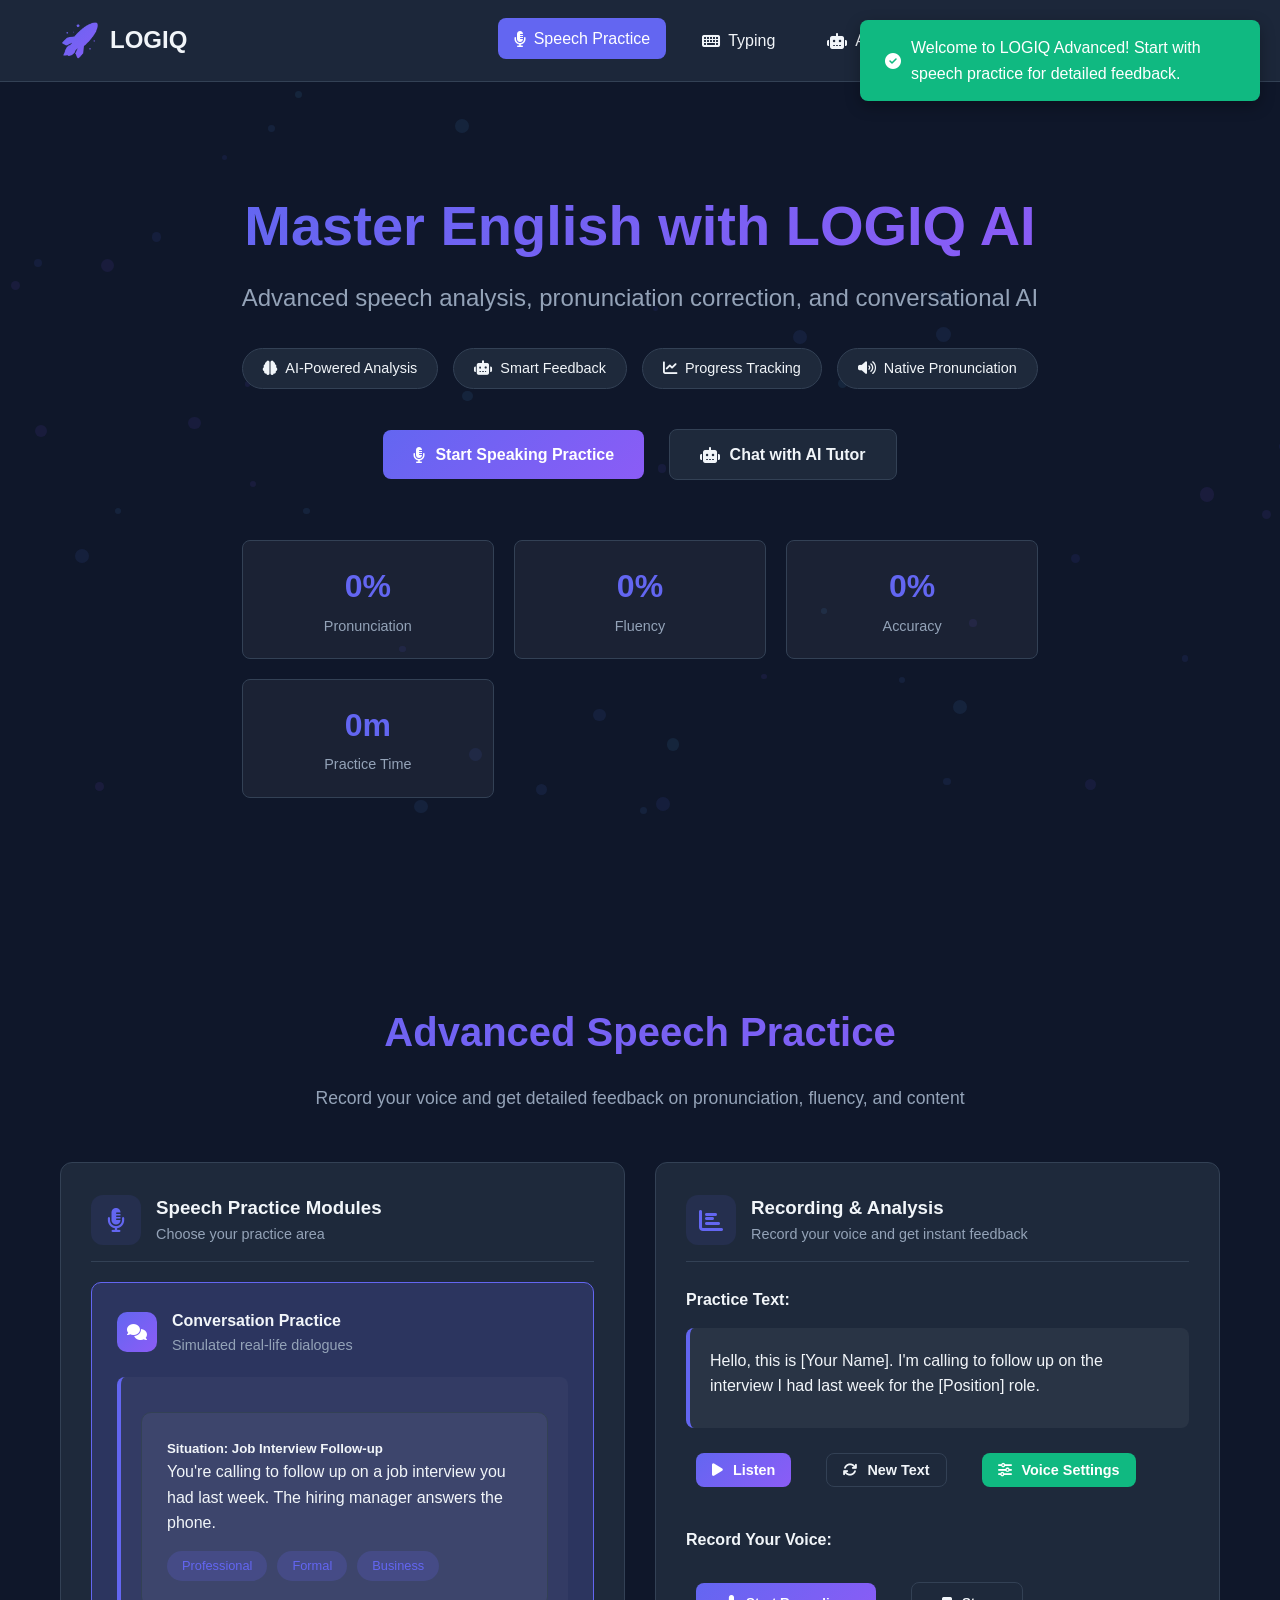
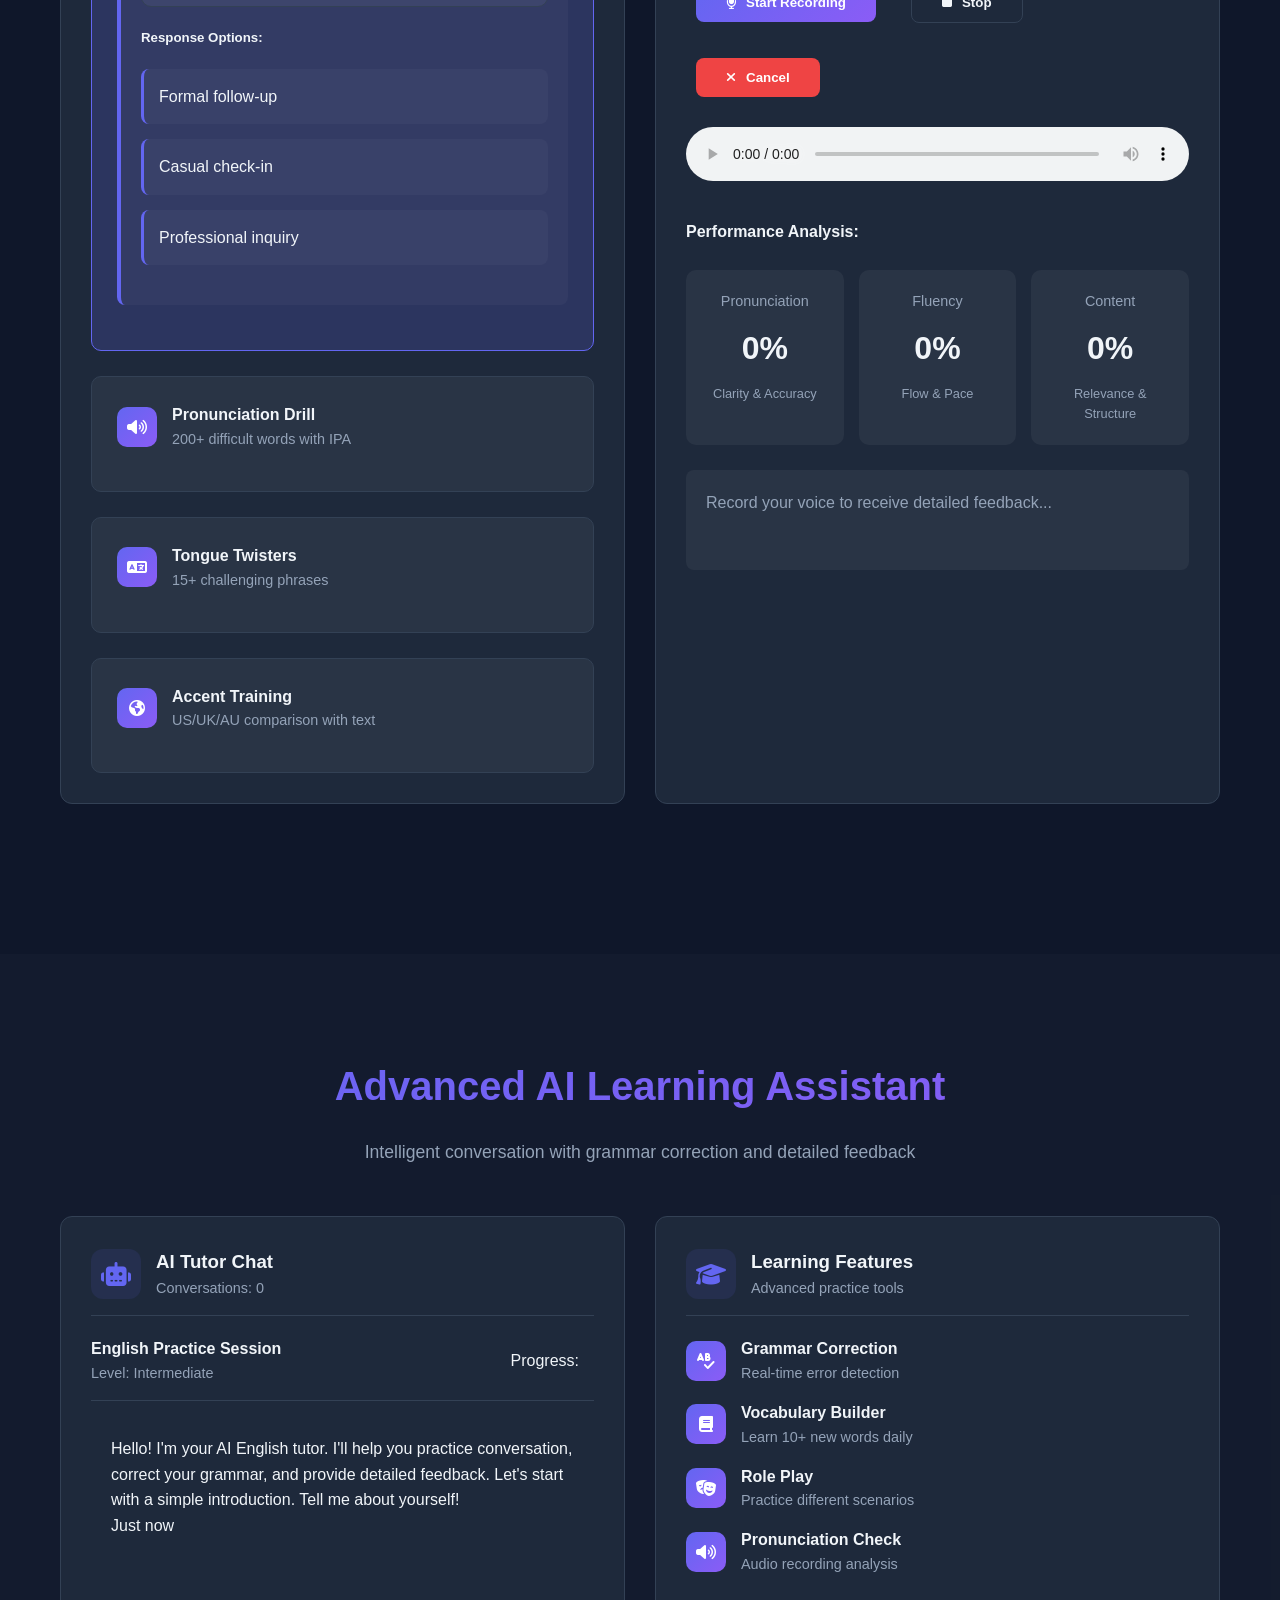
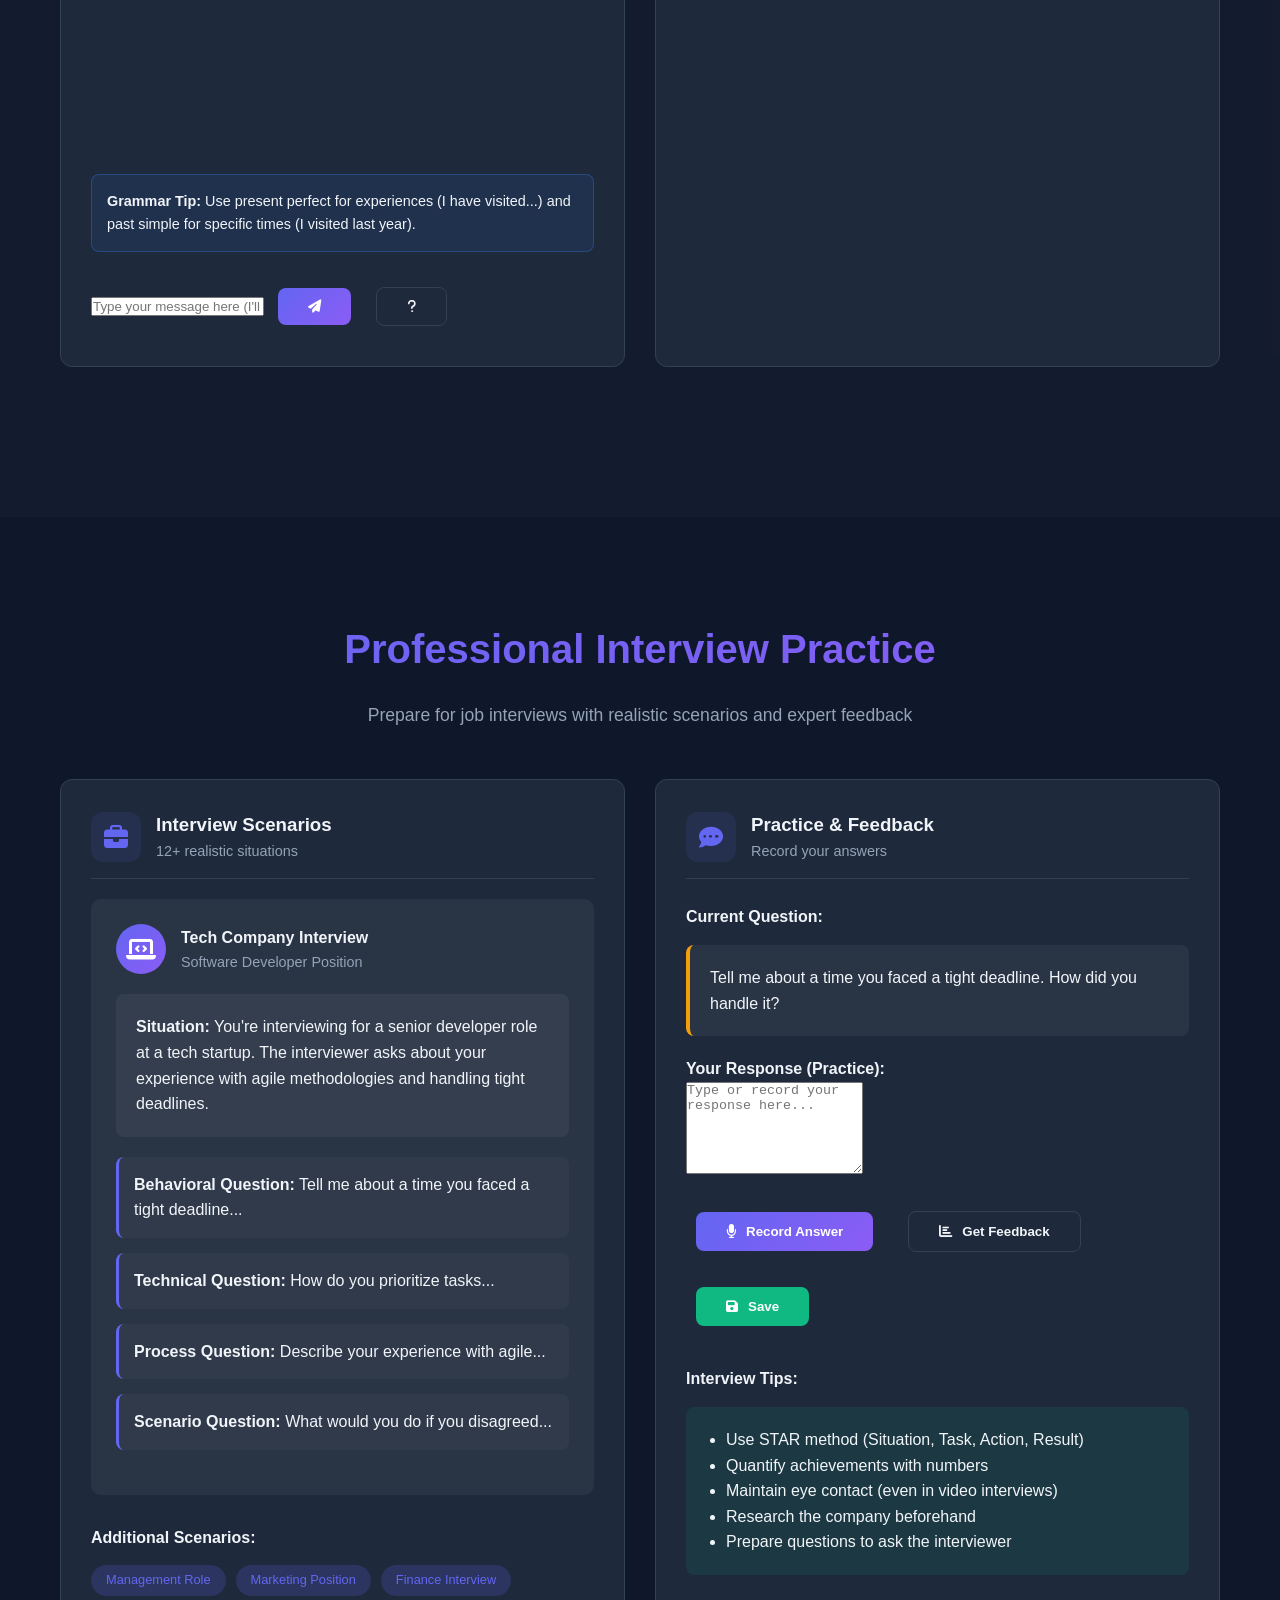
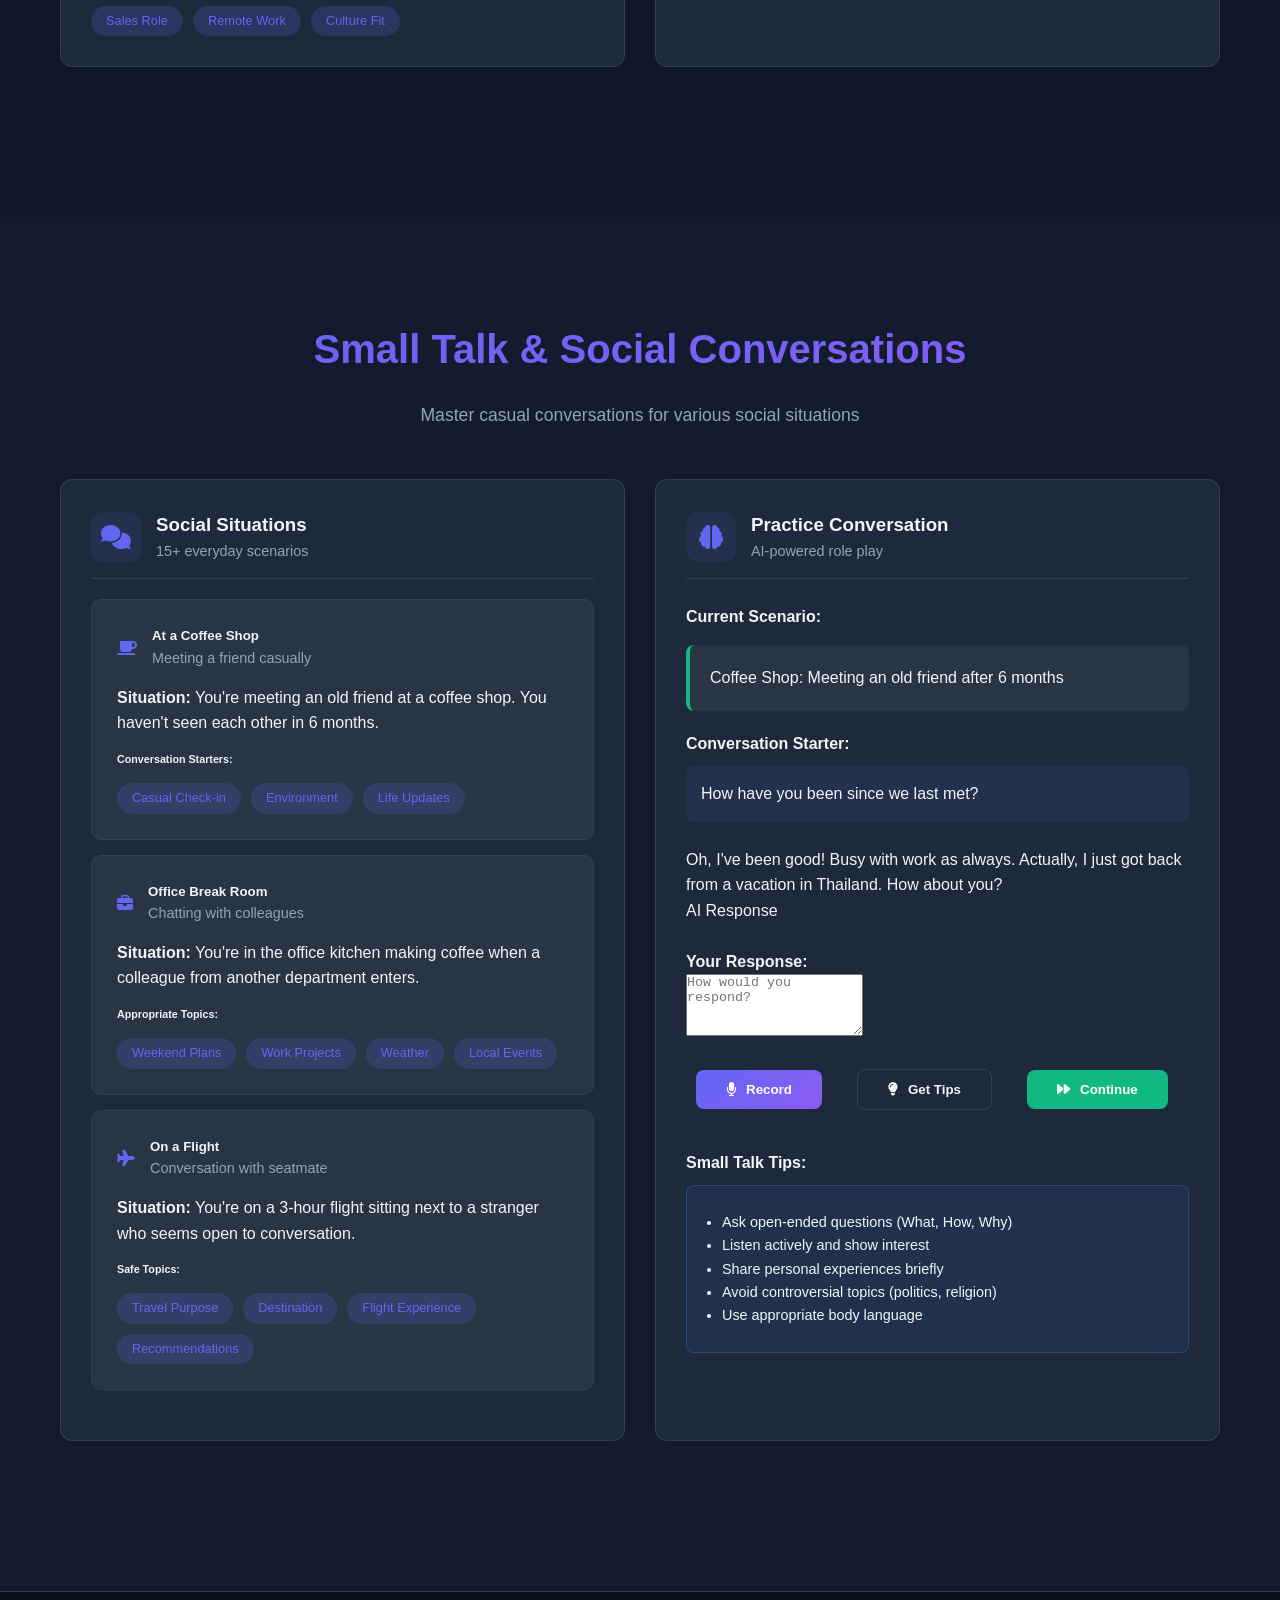
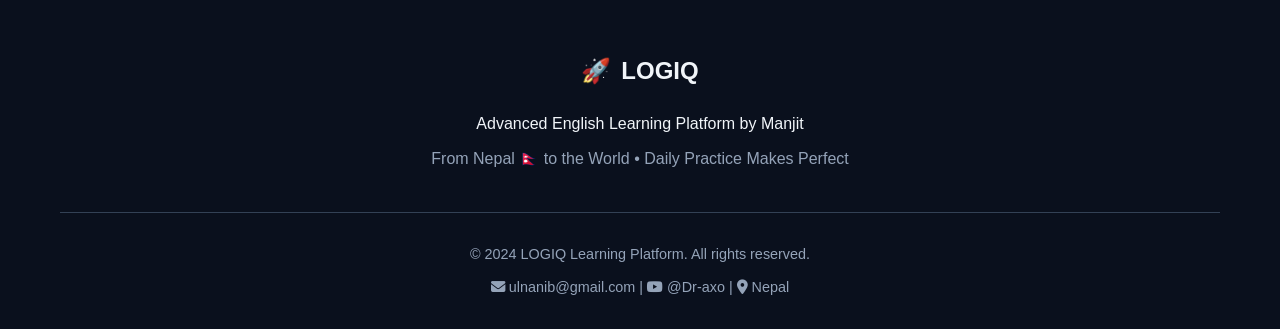
<file: about.html>
<!DOCTYPE html>
<html lang="en">
<head>
    <meta charset="UTF-8">
    <meta name="viewport" content="width=device-width, initial-scale=1.0">
    <title>LOGIQ - Advanced English Learning Platform</title>
    <style>
        /* ===== CSS RESET & VARIABLES ===== */
        :root {
            --primary: #6366f1;
            --primary-dark: #4f46e5;
            --secondary: #10b981;
            --accent: #8b5cf6;
            --danger: #ef4444;
            --warning: #f59e0b;
            --info: #3b82f6;
            
            --bg-dark: #0f172a;
            --bg-card: #1e293b;
            --bg-light: #f8fafc;
            
            --text-dark: #0f172a;
            --text-light: #f1f5f9;
            --text-muted: #94a3b8;
            
            --border: #334155;
            --shadow: 0 10px 15px -3px rgba(0, 0, 0, 0.3);
            
            --gradient: linear-gradient(135deg, #6366f1, #8b5cf6);
            --gradient-secondary: linear-gradient(135deg, #10b981, #3b82f6);
        }
        
        * {
            margin: 0;
            padding: 0;
            box-sizing: border-box;
        }
        
        html {
            scroll-behavior: smooth;
        }
        
        body {
            font-family: -apple-system, BlinkMacSystemFont, 'Segoe UI', Roboto, Oxygen, Ubuntu, sans-serif;
            background: var(--bg-dark);
            color: var(--text-light);
            line-height: 1.6;
            overflow-x: hidden;
            transition: all 0.3s ease;
        }
        
        .container {
            max-width: 1200px;
            margin: 0 auto;
            padding: 0 20px;
        }
        
        /* ===== ANIMATED BACKGROUND ===== */
        .bg-animation {
            position: fixed;
            top: 0;
            left: 0;
            width: 100%;
            height: 100%;
            z-index: -1;
            overflow: hidden;
        }
        
        .particle {
            position: absolute;
            background: var(--primary);
            border-radius: 50%;
            opacity: 0.1;
            animation: float 20s infinite linear;
        }
        
        @keyframes float {
            0% { transform: translateY(0) translateX(0) rotate(0deg); }
            25% { transform: translateY(-100px) translateX(100px) rotate(90deg); }
            50% { transform: translateY(-200px) translateX(0) rotate(180deg); }
            75% { transform: translateY(-100px) translateX(-100px) rotate(270deg); }
            100% { transform: translateY(0) translateX(0) rotate(360deg); }
        }
        
        /* ===== NAVIGATION ===== */
        .navbar {
            position: fixed;
            top: 0;
            left: 0;
            width: 100%;
            background: rgba(30, 41, 59, 0.95);
            backdrop-filter: blur(10px);
            z-index: 1000;
            padding: 15px 0;
            border-bottom: 1px solid var(--border);
        }
        
        .nav-container {
            display: flex;
            justify-content: space-between;
            align-items: center;
        }
        
        .logo {
            display: flex;
            align-items: center;
            gap: 10px;
            text-decoration: none;
            color: var(--text-light);
            font-size: 1.5rem;
            font-weight: bold;
        }
        
        .logo-icon {
            font-size: 2rem;
            background: var(--gradient);
            -webkit-background-clip: text;
            background-clip: text;
            color: transparent;
            animation: pulse 2s infinite;
        }
        
        @keyframes pulse {
            0%, 100% { transform: scale(1); }
            50% { transform: scale(1.1); }
        }
        
        .nav-links {
            display: flex;
            gap: 20px;
            list-style: none;
        }
        
        .nav-links a {
            color: var(--text-light);
            text-decoration: none;
            font-weight: 500;
            padding: 8px 16px;
            border-radius: 8px;
            transition: all 0.3s ease;
            display: flex;
            align-items: center;
            gap: 8px;
        }
        
        .nav-links a:hover,
        .nav-links a.active {
            background: var(--primary);
            color: white;
            transform: translateY(-2px);
        }
        
        /* ===== HERO SECTION ===== */
        .hero {
            padding-top: 120px;
            min-height: 100vh;
            display: flex;
            align-items: center;
            position: relative;
        }
        
        .hero-content {
            text-align: center;
            max-width: 800px;
            margin: 0 auto;
            animation: slideUp 1s ease-out;
        }
        
        @keyframes slideUp {
            from {
                opacity: 0;
                transform: translateY(50px);
            }
            to {
                opacity: 1;
                transform: translateY(0);
            }
        }
        
        .hero-title {
            font-size: 3.5rem;
            margin-bottom: 20px;
            background: var(--gradient);
            -webkit-background-clip: text;
            background-clip: text;
            color: transparent;
            line-height: 1.2;
        }
        
        .hero-subtitle {
            font-size: 1.5rem;
            color: var(--text-muted);
            margin-bottom: 30px;
        }
        
        .hero-badges {
            display: flex;
            justify-content: center;
            gap: 15px;
            flex-wrap: wrap;
            margin: 30px 0;
        }
        
        .badge {
            padding: 8px 20px;
            background: var(--bg-card);
            border: 1px solid var(--border);
            border-radius: 30px;
            font-size: 0.9rem;
            display: flex;
            align-items: center;
            gap: 8px;
            animation: fadeIn 0.5s ease-out;
        }
        
        @keyframes fadeIn {
            from { opacity: 0; }
            to { opacity: 1; }
        }
        
        .btn {
            display: inline-flex;
            align-items: center;
            gap: 10px;
            padding: 12px 30px;
            background: var(--gradient);
            color: white;
            text-decoration: none;
            border-radius: 8px;
            font-weight: 600;
            border: none;
            cursor: pointer;
            transition: all 0.3s ease;
            margin: 10px;
        }
        
        .btn:hover {
            transform: translateY(-3px);
            box-shadow: var(--shadow);
        }
        
        .btn-secondary {
            background: var(--bg-card);
            color: var(--text-light);
            border: 1px solid var(--border);
        }
        
        .btn-small {
            padding: 8px 16px;
            font-size: 0.9rem;
        }
        
        .btn-danger {
            background: var(--danger);
        }
        
        .btn-warning {
            background: var(--warning);
        }
        
        .btn-success {
            background: var(--secondary);
        }
        
        /* ===== DASHBOARD LAYOUT ===== */
        .dashboard {
            padding: 100px 0;
        }
        
        .section-title {
            font-size: 2.5rem;
            margin-bottom: 20px;
            text-align: center;
            background: var(--gradient);
            -webkit-background-clip: text;
            background-clip: text;
            color: transparent;
        }
        
        .section-subtitle {
            text-align: center;
            color: var(--text-muted);
            margin-bottom: 50px;
            font-size: 1.1rem;
        }
        
        .dashboard-grid {
            display: grid;
            grid-template-columns: repeat(auto-fit, minmax(350px, 1fr));
            gap: 30px;
            margin-bottom: 50px;
        }
        
        .dashboard-card {
            background: var(--bg-card);
            border-radius: 12px;
            padding: 30px;
            border: 1px solid var(--border);
            transition: all 0.3s ease;
            animation: fadeInUp 0.6s ease-out;
            height: 100%;
        }
        
        @keyframes fadeInUp {
            from {
                opacity: 0;
                transform: translateY(30px);
            }
            to {
                opacity: 1;
                transform: translateY(0);
            }
        }
        
        .dashboard-card:hover {
            transform: translateY(-10px);
            border-color: var(--primary);
            box-shadow: var(--shadow);
        }
        
        .card-header {
            display: flex;
            align-items: center;
            gap: 15px;
            margin-bottom: 20px;
            padding-bottom: 15px;
            border-bottom: 1px solid var(--border);
        }
        
        .card-icon {
            width: 50px;
            height: 50px;
            border-radius: 12px;
            background: rgba(99, 102, 241, 0.1);
            display: flex;
            align-items: center;
            justify-content: center;
            font-size: 1.5rem;
            color: var(--primary);
        }
        
        /* ===== SPEECH PRACTICE SECTIONS ===== */
        .practice-container {
            display: flex;
            flex-direction: column;
            gap: 25px;
            margin-top: 20px;
        }
        
        .practice-card {
            background: rgba(255, 255, 255, 0.05);
            border: 1px solid var(--border);
            border-radius: 10px;
            padding: 25px;
            cursor: pointer;
            transition: all 0.3s ease;
        }
        
        .practice-card:hover {
            background: rgba(99, 102, 241, 0.1);
            border-color: var(--primary);
            transform: translateY(-5px);
        }
        
        .practice-card.active {
            background: rgba(99, 102, 241, 0.2);
            border-color: var(--primary);
        }
        
        .practice-title {
            display: flex;
            align-items: center;
            gap: 15px;
            margin-bottom: 15px;
        }
        
        .practice-icon {
            width: 40px;
            height: 40px;
            background: var(--gradient);
            border-radius: 10px;
            display: flex;
            align-items: center;
            justify-content: center;
            color: white;
        }
        
        .practice-content {
            margin: 20px 0;
            padding: 20px;
            background: rgba(255, 255, 255, 0.03);
            border-radius: 8px;
            border-left: 4px solid var(--primary);
        }
        
        .recording-controls {
            display: flex;
            gap: 15px;
            margin-top: 20px;
            align-items: center;
            flex-wrap: wrap;
        }
        
        .recording-indicator {
            display: flex;
            align-items: center;
            gap: 10px;
            padding: 10px 20px;
            background: rgba(239, 68, 68, 0.2);
            border-radius: 20px;
            color: var(--danger);
            animation: pulse 1.5s infinite;
        }
        
        .score-display {
            display: grid;
            grid-template-columns: repeat(3, 1fr);
            gap: 15px;
            margin: 25px 0;
        }
        
        .score-card {
            background: rgba(255, 255, 255, 0.05);
            padding: 20px;
            border-radius: 10px;
            text-align: center;
        }
        
        .score-value {
            font-size: 2rem;
            font-weight: bold;
            margin: 10px 0;
        }
        
        .score-label {
            color: var(--text-muted);
            font-size: 0.9rem;
        }
        
        .control-panel {
            display: grid;
            grid-template-columns: repeat(auto-fit, minmax(200px, 1fr));
            gap: 20px;
            margin: 25px 0;
            padding: 25px;
            background: rgba(255, 255, 255, 0.05);
            border-radius: 10px;
        }
        
        .control-group {
            display: flex;
            flex-direction: column;
            gap: 10px;
        }
        
        .control-label {
            color: var(--text-muted);
            font-size: 0.9rem;
            display: flex;
            justify-content: space-between;
        }
        
        .control-slider {
            width: 100%;
            height: 8px;
            background: rgba(255, 255, 255, 0.1);
            border-radius: 4px;
            outline: none;
            -webkit-appearance: none;
        }
        
        .control-slider::-webkit-slider-thumb {
            -webkit-appearance: none;
            width: 20px;
            height: 20px;
            background: var(--primary);
            border-radius: 50%;
            cursor: pointer;
        }
        
        /* ===== ENHANCED CHATBOT ===== */
        .chatbot-enhanced {
            display: flex;
            flex-direction: column;
            height: 600px;
        }
        
        .chat-header {
            display: flex;
            justify-content: space-between;
            align-items: center;
            padding-bottom: 15px;
            margin-bottom: 15px;
            border-bottom: 1px solid var(--border);
        }
        
        .lesson-progress {
            display: flex;
            align-items: center;
            gap: 15px;
        }
        
        .progress-bar {
            flex: 1;
            height: 8px;
            background: rgba(255, 255, 255, 0.1);
            border-radius: 4px;
            overflow: hidden;
        }
        
        .progress-fill {
            height: 100%;
            background: var(--gradient);
            transition: width 0.3s ease;
        }
        
        .grammar-hint {
            background: rgba(59, 130, 246, 0.1);
            border: 1px solid rgba(59, 130, 246, 0.3);
            border-radius: 8px;
            padding: 15px;
            margin: 10px 0;
            font-size: 0.9rem;
        }
        
        .correction {
            background: rgba(239, 68, 68, 0.1);
            border-left: 3px solid var(--danger);
            padding: 10px 15px;
            margin: 5px 0;
            font-size: 0.9rem;
        }
        
        .suggestion {
            background: rgba(16, 185, 129, 0.1);
            border-left: 3px solid var(--secondary);
            padding: 10px 15px;
            margin: 5px 0;
            font-size: 0.9rem;
        }
        
        /* ===== INTERVIEW PRACTICE ===== */
        .interview-scenario {
            background: rgba(255, 255, 255, 0.05);
            border-radius: 10px;
            padding: 25px;
            margin: 20px 0;
        }
        
        .scenario-header {
            display: flex;
            align-items: center;
            gap: 15px;
            margin-bottom: 20px;
        }
        
        .scenario-icon {
            width: 50px;
            height: 50px;
            background: var(--gradient);
            border-radius: 50%;
            display: flex;
            align-items: center;
            justify-content: center;
            color: white;
            font-size: 1.5rem;
        }
        
        .question-list {
            display: flex;
            flex-direction: column;
            gap: 15px;
            margin: 20px 0;
        }
        
        .question-item {
            padding: 15px;
            background: rgba(255, 255, 255, 0.03);
            border-radius: 8px;
            border-left: 3px solid var(--primary);
            cursor: pointer;
            transition: all 0.3s ease;
        }
        
        .question-item:hover {
            background: rgba(99, 102, 241, 0.1);
        }
        
        /* ===== SMALL TALK PRACTICE ===== */
        .situation-card {
            background: rgba(255, 255, 255, 0.05);
            border-radius: 10px;
            padding: 25px;
            margin: 15px 0;
            border: 1px solid var(--border);
        }
        
        .situation-title {
            display: flex;
            align-items: center;
            gap: 15px;
            margin-bottom: 15px;
        }
        
        .situation-tags {
            display: flex;
            gap: 10px;
            margin-top: 15px;
            flex-wrap: wrap;
        }
        
        .tag {
            padding: 5px 15px;
            background: rgba(99, 102, 241, 0.2);
            border-radius: 20px;
            font-size: 0.8rem;
            color: var(--primary);
        }
        
        /* ===== GRAMMAR PRACTICE ===== */
        .grammar-exercise {
            background: rgba(255, 255, 255, 0.05);
            border-radius: 10px;
            padding: 25px;
            margin: 15px 0;
        }
        
        .exercise-header {
            display: flex;
            justify-content: space-between;
            align-items: center;
            margin-bottom: 20px;
        }
        
        .exercise-type {
            padding: 5px 15px;
            background: var(--gradient);
            border-radius: 20px;
            font-size: 0.8rem;
            color: white;
        }
        
        .fill-blanks {
            margin: 20px 0;
        }
        
        .blank {
            display: inline-block;
            min-width: 80px;
            height: 35px;
            margin: 0 5px;
            border-bottom: 2px dashed var(--border);
            vertical-align: middle;
            position: relative;
        }
        
        .blank-input {
            position: absolute;
            width: 100%;
            height: 100%;
            background: transparent;
            border: none;
            text-align: center;
            color: var(--text-light);
            font-size: 1rem;
        }
        
        .blank-input:focus {
            outline: none;
            background: rgba(99, 102, 241, 0.1);
        }
        
        /* ===== STATS ===== */
        .stats-grid {
            display: grid;
            grid-template-columns: repeat(auto-fit, minmax(200px, 1fr));
            gap: 20px;
            margin: 30px 0;
        }
        
        .stat-card {
            background: rgba(255, 255, 255, 0.05);
            padding: 20px;
            border-radius: 8px;
            text-align: center;
            border: 1px solid var(--border);
        }
        
        .stat-value {
            font-size: 2rem;
            font-weight: bold;
            color: var(--primary);
            display: block;
        }
        
        .stat-label {
            font-size: 0.9rem;
            color: var(--text-muted);
        }
        
        /* ===== FOOTER ===== */
        .footer {
            background: rgba(0, 0, 0, 0.3);
            padding: 60px 0 30px;
            border-top: 1px solid var(--border);
        }
        
        /* ===== RESPONSIVE ===== */
        @media (max-width: 768px) {
            .hero-title { font-size: 2.5rem; }
            .nav-links { gap: 10px; }
            .nav-links a { padding: 8px 12px; }
            .score-display { grid-template-columns: 1fr; }
            .control-panel { grid-template-columns: 1fr; }
        }
    </style>
    <link rel="stylesheet" href="https://cdnjs.cloudflare.com/ajax/libs/font-awesome/6.4.0/css/all.min.css">
</head>
<body>
    <!-- Animated Background -->
    <div class="bg-animation" id="particles"></div>

    <!-- Navigation -->
    <nav class="navbar">
        <div class="container">
            <div class="nav-container">
                <a href="#home" class="logo">
                    <span class="logo-icon">🚀</span>
                    <span>LOGIQ</span>
                </a>
                
                <ul class="nav-links">
                    <li><a href="#speech" class="active"><i class="fas fa-microphone-alt"></i> Speech Practice</a></li>
                    <li><a href="#typing"><i class="fas fa-keyboard"></i> Typing</a></li>
                    <li><a href="#chatbot"><i class="fas fa-robot"></i> AI Tutor</a></li>
                    <li><a href="#interview"><i class="fas fa-briefcase"></i> Interview</a></li>
                    <li><a href="#smalltalk"><i class="fas fa-comments"></i> Small Talk</a></li>
                </ul>
            </div>
        </div>
    </nav>

    <!-- Hero Section -->
    <section id="home" class="hero">
        <div class="container">
            <div class="hero-content">
                <h1 class="hero-title">
                    Master English with LOGIQ AI
                </h1>
                <p class="hero-subtitle">Advanced speech analysis, pronunciation correction, and conversational AI</p>
                
                <div class="hero-badges">
                    <div class="badge">
                        <i class="fas fa-brain"></i> AI-Powered Analysis
                    </div>
                    <div class="badge">
                        <i class="fas fa-robot"></i> Smart Feedback
                    </div>
                    <div class="badge">
                        <i class="fas fa-chart-line"></i> Progress Tracking
                    </div>
                    <div class="badge">
                        <i class="fas fa-volume-up"></i> Native Pronunciation
                    </div>
                </div>
                
                <div>
                    <a href="#speech" class="btn">
                        <i class="fas fa-microphone-alt"></i> Start Speaking Practice
                    </a>
                    <a href="#chatbot" class="btn btn-secondary">
                        <i class="fas fa-robot"></i> Chat with AI Tutor
                    </a>
                </div>
                
                <div class="stats-grid" style="margin-top: 50px;">
                    <div class="stat-card">
                        <span class="stat-value" id="pronunciationScore">0%</span>
                        <span class="stat-label">Pronunciation</span>
                    </div>
                    <div class="stat-card">
                        <span class="stat-value" id="fluencyScore">0%</span>
                        <span class="stat-label">Fluency</span>
                    </div>
                    <div class="stat-card">
                        <span class="stat-value" id="accuracyScore">0%</span>
                        <span class="stat-label">Accuracy</span>
                    </div>
                    <div class="stat-card">
                        <span class="stat-value" id="practiceHours">0h</span>
                        <span class="stat-label">Practice Time</span>
                    </div>
                </div>
            </div>
        </div>
    </section>

    <!-- Enhanced Speech Practice Section -->
    <section id="speech" class="dashboard">
        <div class="container">
            <h2 class="section-title">Advanced Speech Practice</h2>
            <p class="section-subtitle">Record your voice and get detailed feedback on pronunciation, fluency, and content</p>
            
            <div class="dashboard-grid">
                <!-- Left Column: Practice Types -->
                <div class="dashboard-card">
                    <div class="card-header">
                        <div class="card-icon">
                            <i class="fas fa-microphone-alt"></i>
                        </div>
                        <div>
                            <h3>Speech Practice Modules</h3>
                            <p style="color: var(--text-muted); font-size: 0.9rem;">Choose your practice area</p>
                        </div>
                    </div>
                    
                    <div class="practice-container">
                        <!-- Conversation Practice -->
                        <div class="practice-card active" onclick="selectPractice('conversation')" id="conversationCard">
                            <div class="practice-title">
                                <div class="practice-icon">
                                    <i class="fas fa-comments"></i>
                                </div>
                                <div>
                                    <h4>Conversation Practice</h4>
                                    <p style="color: var(--text-muted); font-size: 0.9rem;">Simulated real-life dialogues</p>
                                </div>
                            </div>
                            
                            <div class="practice-content" id="conversationContent">
                                <div class="situation-card">
                                    <h5>Situation: Job Interview Follow-up</h5>
                                    <p>You're calling to follow up on a job interview you had last week. The hiring manager answers the phone.</p>
                                    <div class="situation-tags">
                                        <span class="tag">Professional</span>
                                        <span class="tag">Formal</span>
                                        <span class="tag">Business</span>
                                    </div>
                                </div>
                                
                                <div style="margin-top: 20px;">
                                    <h5>Response Options:</h5>
                                    <div class="question-list">
                                        <div class="question-item" onclick="setPracticeText('Hello, this is [Your Name]. I\'m calling to follow up on the interview I had last week for the [Position] role.')">
                                            Formal follow-up
                                        </div>
                                        <div class="question-item" onclick="setPracticeText('Hi, I wanted to check if there are any updates on the hiring process for the position I interviewed for.')">
                                            Casual check-in
                                        </div>
                                        <div class="question-item" onclick="setPracticeText('Good morning, I\'m calling regarding the interview feedback and the next steps in the hiring process.')">
                                            Professional inquiry
                                        </div>
                                    </div>
                                </div>
                            </div>
                        </div>
                        
                        <!-- Pronunciation Drill -->
                        <div class="practice-card" onclick="selectPractice('pronunciation')" id="pronunciationCard">
                            <div class="practice-title">
                                <div class="practice-icon">
                                    <i class="fas fa-volume-up"></i>
                                </div>
                                <div>
                                    <h4>Pronunciation Drill</h4>
                                    <p style="color: var(--text-muted); font-size: 0.9rem;">200+ difficult words with IPA</p>
                                </div>
                            </div>
                            
                            <div class="practice-content" id="pronunciationContent" style="display: none;">
                                <div style="display: grid; grid-template-columns: repeat(auto-fit, minmax(150px, 1fr)); gap: 15px;">
                                    <div class="word-card" onclick="pronounceWord('entrepreneur', '/ˌɒn.trə.prəˈnɜːr/')">
                                        entrepreneur
                                    </div>
                                    <div class="word-card" onclick="pronounceWord('phenomenon', '/fəˈnɒm.ɪ.nən/')">
                                        phenomenon
                                    </div>
                                    <div class="word-card" onclick="pronounceWord('anemone', '/əˈnem.ə.ni/')">
                                        anemone
                                    </div>
                                    <div class="word-card" onclick="pronounceWord('epitome', '/ɪˈpɪt.ə.mi/')">
                                        epitome
                                    </div>
                                    <div class="word-card" onclick="pronounceWord('quinoa', '/ˈkiːn.wɑː/')">
                                        quinoa
                                    </div>
                                    <div class="word-card" onclick="pronounceWord('synecdoche', '/sɪˈnek.də.ki/')">
                                        synecdoche
                                    </div>
                                    <div class="word-card" onclick="pronounceWord('worcestershire', '/ˈwʊs.tə.ʃər/')">
                                        worcestershire
                                    </div>
                                    <div class="word-card" onclick="pronounceWord('chutzpah', '/ˈhʊt.spə/')">
                                        chutzpah
                                    </div>
                                </div>
                                
                                <div style="margin-top: 20px;">
                                    <h5>Word Groups:</h5>
                                    <div class="situation-tags">
                                        <span class="tag" onclick="loadWordGroup('business')">Business Terms</span>
                                        <span class="tag" onclick="loadWordGroup('academic')">Academic Words</span>
                                        <span class="tag" onclick="loadWordGroup('medical')">Medical Terms</span>
                                        <span class="tag" onclick="loadWordGroup('legal')">Legal Terms</span>
                                        <span class="tag" onclick="loadWordGroup('scientific')">Scientific</span>
                                    </div>
                                </div>
                            </div>
                        </div>
                        
                        <!-- Tongue Twisters -->
                        <div class="practice-card" onclick="selectPractice('tongue')" id="tongueCard">
                            <div class="practice-title">
                                <div class="practice-icon">
                                    <i class="fas fa-language"></i>
                                </div>
                                <div>
                                    <h4>Tongue Twisters</h4>
                                    <p style="color: var(--text-muted); font-size: 0.9rem;">15+ challenging phrases</p>
                                </div>
                            </div>
                            
                            <div class="practice-content" id="tongueContent" style="display: none;">
                                <div class="question-list">
                                    <div class="question-item" onclick="setPracticeText('She sells seashells by the seashore, and the shells she sells are surely seashells.')">
                                        She sells seashells...
                                    </div>
                                    <div class="question-item" onclick="setPracticeText('How can a clam cram in a clean cream can?')">
                                        How can a clam cram...
                                    </div>
                                    <div class="question-item" onclick="setPracticeText('I scream, you scream, we all scream for ice cream.')">
                                        I scream, you scream...
                                    </div>
                                    <div class="question-item" onclick="setPracticeText('Fuzzy Wuzzy was a bear. Fuzzy Wuzzy had no hair. Fuzzy Wuzzy wasn\'t fuzzy, was he?')">
                                        Fuzzy Wuzzy...
                                    </div>
                                    <div class="question-item" onclick="setPracticeText('Peter Piper picked a peck of pickled peppers.')">
                                        Peter Piper...
                                    </div>
                                    <div class="question-item" onclick="setPracticeText('Betty Botter bought some butter, but the butter was bitter.')">
                                        Betty Botter...
                                    </div>
                                    <div class="question-item" onclick="setPracticeText('How much wood would a woodchuck chuck if a woodchuck could chuck wood?')">
                                        How much wood...
                                    </div>
                                    <div class="question-item" onclick="setPracticeText('Six sick hicks nick six slick bricks with picks and sticks.')">
                                        Six sick hicks...
                                    </div>
                                </div>
                            </div>
                        </div>
                        
                        <!-- Accent Training -->
                        <div class="practice-card" onclick="selectPractice('accent')" id="accentCard">
                            <div class="practice-title">
                                <div class="practice-icon">
                                    <i class="fas fa-globe-americas"></i>
                                </div>
                                <div>
                                    <h4>Accent Training</h4>
                                    <p style="color: var(--text-muted); font-size: 0.9rem;">US/UK/AU comparison with text</p>
                                </div>
                            </div>
                            
                            <div class="practice-content" id="accentContent" style="display: none;">
                                <div class="accent-lesson">
                                    <h5>American vs British Pronunciation</h5>
                                    <p style="margin: 15px 0; color: var(--text-muted);">
                                        <strong>Rule:</strong> Americans pronounce the 'r' sound at the end of words, while Brits don't.
                                    </p>
                                    
                                    <div style="background: rgba(255,255,255,0.05); padding: 20px; border-radius: 8px; margin: 15px 0;">
                                        <div style="display: flex; justify-content: space-between; align-items: center;">
                                            <div>
                                                <strong>Word:</strong> car
                                            </div>
                                            <div style="display: flex; gap: 20px;">
                                                <button class="btn btn-small" onclick="playAccent('car', 'us')">
                                                    <i class="fas fa-volume-up"></i> US
                                                </button>
                                                <button class="btn btn-small btn-secondary" onclick="playAccent('car', 'uk')">
                                                    <i class="fas fa-volume-up"></i> UK
                                                </button>
                                            </div>
                                        </div>
                                        <div style="margin-top: 10px; font-size: 0.9rem; color: var(--text-muted);">
                                            US: /kɑːr/ | UK: /kɑː/
                                        </div>
                                    </div>
                                    
                                    <div class="situation-tags" style="margin-top: 20px;">
                                        <span class="tag" onclick="loadAccentLesson('vowels')">Vowel Sounds</span>
                                        <span class="tag" onclick="loadAccentLesson('t-sounds')">T Pronunciations</span>
                                        <span class="tag" onclick="loadAccentLesson('intonation')">Intonation</span>
                                        <span class="tag" onclick="loadAccentLesson('vocabulary')">Vocabulary Differences</span>
                                    </div>
                                </div>
                            </div>
                        </div>
                    </div>
                </div>
                
                <!-- Right Column: Recording & Analysis -->
                <div class="dashboard-card">
                    <div class="card-header">
                        <div class="card-icon">
                            <i class="fas fa-chart-bar"></i>
                        </div>
                        <div>
                            <h3>Recording & Analysis</h3>
                            <p style="color: var(--text-muted); font-size: 0.9rem;">Record your voice and get instant feedback</p>
                        </div>
                    </div>
                    
                    <!-- Current Practice Text -->
                    <div style="margin: 25px 0;">
                        <h4>Practice Text:</h4>
                        <div id="practiceTextDisplay" style="background: rgba(255,255,255,0.05); padding: 20px; border-radius: 8px; margin: 15px 0; min-height: 100px; border-left: 4px solid var(--primary);">
                            Hello, this is [Your Name]. I'm calling to follow up on the interview I had last week for the [Position] role.
                        </div>
                        
                        <div style="display: flex; gap: 15px; margin-top: 15px;">
                            <button class="btn btn-small" onclick="speakPracticeText()">
                                <i class="fas fa-play"></i> Listen
                            </button>
                            <button class="btn btn-small btn-secondary" onclick="generateNewPractice()">
                                <i class="fas fa-sync"></i> New Text
                            </button>
                            <button class="btn btn-small btn-success" onclick="showVoiceControls()">
                                <i class="fas fa-sliders-h"></i> Voice Settings
                            </button>
                        </div>
                    </div>
                    
                    <!-- Voice Controls -->
                    <div class="control-panel" id="voiceControlPanel" style="display: none;">
                        <div class="control-group">
                            <label class="control-label">
                                <span>Voice Gender</span>
                                <span id="genderValue">Female</span>
                            </label>
                            <select id="voiceGender" class="control-input" onchange="updateVoiceSettings()">
                                <option value="female">Female</option>
                                <option value="male">Male</option>
                                <option value="neutral">Neutral</option>
                            </select>
                        </div>
                        
                        <div class="control-group">
                            <label class="control-label">
                                <span>Pitch</span>
                                <span id="pitchValue">1.0</span>
                            </label>
                            <input type="range" id="pitchControl" class="control-slider" min="0.5" max="2" step="0.1" value="1" oninput="updateVoiceSettings()">
                        </div>
                        
                        <div class="control-group">
                            <label class="control-label">
                                <span>Rate</span>
                                <span id="rateValue">1.0</span>
                            </label>
                            <input type="range" id="rateControl" class="control-slider" min="0.5" max="2" step="0.1" value="1" oninput="updateVoiceSettings()">
                        </div>
                        
                        <div class="control-group">
                            <label class="control-label">
                                <span>Volume</span>
                                <span id="volumeValue">1.0</span>
                            </label>
                            <input type="range" id="volumeControl" class="control-slider" min="0" max="1" step="0.1" value="1" oninput="updateVoiceSettings()">
                        </div>
                    </div>
                    
                    <!-- Recording Section -->
                    <div style="margin: 30px 0;">
                        <h4>Record Your Voice:</h4>
                        <div class="recording-controls">
                            <button class="btn" id="recordBtn" onclick="startRecording()">
                                <i class="fas fa-microphone"></i> Start Recording
                            </button>
                            <button class="btn btn-secondary" id="stopBtn" onclick="stopRecording()" disabled>
                                <i class="fas fa-stop"></i> Stop
                            </button>
                            <button class="btn btn-danger" onclick="cancelRecording()">
                                <i class="fas fa-times"></i> Cancel
                            </button>
                            
                            <div id="recordingIndicator" class="recording-indicator" style="display: none;">
                                <i class="fas fa-circle"></i> Recording...
                                <span id="recordingTime">0:00</span>
                            </div>
                        </div>
                        
                        <div style="margin-top: 20px;">
                            <audio id="playbackAudio" controls style="width: 100%;"></audio>
                        </div>
                    </div>
                    
                    <!-- Analysis Results -->
                    <div style="margin: 30px 0;">
                        <h4>Performance Analysis:</h4>
                        
                        <div class="score-display">
                            <div class="score-card">
                                <div class="score-label">Pronunciation</div>
                                <div class="score-value" id="pronunciationResult">0%</div>
                                <div style="font-size: 0.8rem; color: var(--text-muted);">Clarity & Accuracy</div>
                            </div>
                            
                            <div class="score-card">
                                <div class="score-label">Fluency</div>
                                <div class="score-value" id="fluencyResult">0%</div>
                                <div style="font-size: 0.8rem; color: var(--text-muted);">Flow & Pace</div>
                            </div>
                            
                            <div class="score-card">
                                <div class="score-label">Content</div>
                                <div class="score-value" id="contentResult">0%</div>
                                <div style="font-size: 0.8rem; color: var(--text-muted);">Relevance & Structure</div>
                            </div>
                        </div>
                        
                        <div id="detailedFeedback" style="background: rgba(255,255,255,0.05); padding: 20px; border-radius: 8px; margin-top: 20px; min-height: 100px;">
                            <p style="color: var(--text-muted);">Record your voice to receive detailed feedback...</p>
                        </div>
                    </div>
                </div>
            </div>
        </div>
    </section>

    <!-- Enhanced AI Learning Assistant -->
    <section id="chatbot" class="dashboard" style="background: rgba(255, 255, 255, 0.02);">
        <div class="container">
            <h2 class="section-title">Advanced AI Learning Assistant</h2>
            <p class="section-subtitle">Intelligent conversation with grammar correction and detailed feedback</p>
            
            <div class="dashboard-grid">
                <div class="dashboard-card">
                    <div class="card-header">
                        <div class="card-icon">
                            <i class="fas fa-robot"></i>
                        </div>
                        <div>
                            <h3>AI Tutor Chat</h3>
                            <p style="color: var(--text-muted); font-size: 0.9rem;">Conversations: <span id="conversationCount">0</span></p>
                        </div>
                    </div>
                    
                    <div class="chatbot-enhanced">
                        <div class="chat-header">
                            <div>
                                <h4>English Practice Session</h4>
                                <p style="color: var(--text-muted); font-size: 0.9rem;">Level: Intermediate</p>
                            </div>
                            <div class="lesson-progress">
                                <span>Progress:</span>
                                <div class="progress-bar">
                                    <div class="progress-fill" id="lessonProgress" style="width: 0%"></div>
                                </div>
                            </div>
                        </div>
                        
                        <div class="chat-messages" id="chatMessages" style="flex: 1; overflow-y: auto; padding: 20px;">
                            <div class="message bot">
                                <div class="message-content">
                                    Hello! I'm your AI English tutor. I'll help you practice conversation, correct your grammar, and provide detailed feedback. Let's start with a simple introduction. Tell me about yourself!
                                </div>
                                <div class="message-time">Just now</div>
                            </div>
                        </div>
                        
                        <div style="margin-top: 15px;">
                            <div class="grammar-hint" id="grammarHint">
                                <strong>Grammar Tip:</strong> Use present perfect for experiences (I have visited...) and past simple for specific times (I visited last year).
                            </div>
                        </div>
                        
                        <div class="chat-input-container" style="margin-top: 15px;">
                            <input type="text" class="chat-input" id="chatInput" 
                                   placeholder="Type your message here (I'll check grammar and suggest improvements)..." 
                                   onkeypress="handleChatInput(event)">
                            <button class="btn" onclick="sendChatMessage()">
                                <i class="fas fa-paper-plane"></i>
                            </button>
                            <button class="btn btn-secondary" onclick="getGrammarHelp()">
                                <i class="fas fa-question"></i>
                            </button>
                        </div>
                    </div>
                </div>
                
                <div class="dashboard-card">
                    <div class="card-header">
                        <div class="card-icon">
                            <i class="fas fa-graduation-cap"></i>
                        </div>
                        <div>
                            <h3>Learning Features</h3>
                            <p style="color: var(--text-muted); font-size: 0.9rem;">Advanced practice tools</p>
                        </div>
                    </div>
                    
                    <div style="margin: 20px 0;">
                        <div class="feature-card" onclick="startGrammarExercise()" style="margin-bottom: 15px;">
                            <div class="practice-title">
                                <div class="practice-icon">
                                    <i class="fas fa-spell-check"></i>
                                </div>
                                <div>
                                    <h4>Grammar Correction</h4>
                                    <p style="color: var(--text-muted); font-size: 0.9rem;">Real-time error detection</p>
                                </div>
                            </div>
                        </div>
                        
                        <div class="feature-card" onclick="startVocabularyBuilder()" style="margin-bottom: 15px;">
                            <div class="practice-title">
                                <div class="practice-icon">
                                    <i class="fas fa-book"></i>
                                </div>
                                <div>
                                    <h4>Vocabulary Builder</h4>
                                    <p style="color: var(--text-muted); font-size: 0.9rem;">Learn 10+ new words daily</p>
                                </div>
                            </div>
                        </div>
                        
                        <div class="feature-card" onclick="startRolePlay()" style="margin-bottom: 15px;">
                            <div class="practice-title">
                                <div class="practice-icon">
                                    <i class="fas fa-theater-masks"></i>
                                </div>
                                <div>
                                    <h4>Role Play</h4>
                                    <p style="color: var(--text-muted); font-size: 0.9rem;">Practice different scenarios</p>
                                </div>
                            </div>
                        </div>
                        
                        <div class="feature-card" onclick="startPronunciationCheck()">
                            <div class="practice-title">
                                <div class="practice-icon">
                                    <i class="fas fa-volume-up"></i>
                                </div>
                                <div>
                                    <h4>Pronunciation Check</h4>
                                    <p style="color: var(--text-muted); font-size: 0.9rem;">Audio recording analysis</p>
                                </div>
                            </div>
                        </div>
                    </div>
                    
                    <!-- Grammar Exercise -->
                    <div id="grammarExercise" style="display: none; margin-top: 25px;">
                        <h4>Grammar Exercise:</h4>
                        <div class="grammar-exercise">
                            <div class="exercise-header">
                                <div>
                                    <strong>Fill in the blanks:</strong>
                                    <p style="color: var(--text-muted); font-size: 0.9rem;">Present Perfect vs Past Simple</p>
                                </div>
                                <span class="exercise-type">Intermediate</span>
                            </div>
                            
                            <div class="fill-blanks">
                                <p>
                                    I <span class="blank"><input type="text" class="blank-input" id="blank1"></span> (visit) Paris last year.
                                    She <span class="blank"><input type="text" class="blank-input" id="blank2"></span> (live) here since 2020.
                                    They <span class="blank"><input type="text" class="blank-input" id="blank3"></span> (not finish) their homework yet.
                                </p>
                            </div>
                            
                            <div style="margin-top: 20px;">
                                <button class="btn btn-small" onclick="checkGrammarExercise()">
                                    <i class="fas fa-check"></i> Check Answers
                                </button>
                            </div>
                        </div>
                    </div>
                    
                    <!-- Correction Display -->
                    <div id="correctionDisplay" style="display: none; margin-top: 20px;">
                        <h4>Latest Corrections:</h4>
                        <div class="correction">
                            <strong>Original:</strong> I am going to shopping mall.
                            <br>
                            <strong>Corrected:</strong> I am going to the shopping mall.
                        </div>
                        <div class="suggestion">
                            <strong>Suggestion:</strong> Try using more descriptive words. Instead of "good," use "excellent," "wonderful," or "fantastic."
                        </div>
                    </div>
                </div>
            </div>
        </div>
    </section>

    <!-- Enhanced Interview Practice -->
    <section id="interview" class="dashboard">
        <div class="container">
            <h2 class="section-title">Professional Interview Practice</h2>
            <p class="section-subtitle">Prepare for job interviews with realistic scenarios and expert feedback</p>
            
            <div class="dashboard-grid">
                <div class="dashboard-card">
                    <div class="card-header">
                        <div class="card-icon">
                            <i class="fas fa-briefcase"></i>
                        </div>
                        <div>
                            <h3>Interview Scenarios</h3>
                            <p style="color: var(--text-muted); font-size: 0.9rem;">12+ realistic situations</p>
                        </div>
                    </div>
                    
                    <div class="interview-scenario">
                        <div class="scenario-header">
                            <div class="scenario-icon">
                                <i class="fas fa-laptop-code"></i>
                            </div>
                            <div>
                                <h4>Tech Company Interview</h4>
                                <p style="color: var(--text-muted); font-size: 0.9rem;">Software Developer Position</p>
                            </div>
                        </div>
                        
                        <div style="background: rgba(255,255,255,0.05); padding: 20px; border-radius: 8px; margin: 20px 0;">
                            <p><strong>Situation:</strong> You're interviewing for a senior developer role at a tech startup. The interviewer asks about your experience with agile methodologies and handling tight deadlines.</p>
                        </div>
                        
                        <div class="question-list">
                            <div class="question-item" onclick="setInterviewQuestion('Tell me about a time you faced a tight deadline. How did you handle it?')">
                                <strong>Behavioral Question:</strong> Tell me about a time you faced a tight deadline...
                            </div>
                            <div class="question-item" onclick="setInterviewQuestion('How do you prioritize tasks when everything seems urgent?')">
                                <strong>Technical Question:</strong> How do you prioritize tasks...
                            </div>
                            <div class="question-item" onclick="setInterviewQuestion('Describe your experience working in agile teams.')">
                                <strong>Process Question:</strong> Describe your experience with agile...
                            </div>
                            <div class="question-item" onclick="setInterviewQuestion('What would you do if you disagreed with your team lead on a technical decision?')">
                                <strong>Scenario Question:</strong> What would you do if you disagreed...
                            </div>
                        </div>
                    </div>
                    
                    <div style="margin-top: 30px;">
                        <h4>Additional Scenarios:</h4>
                        <div class="situation-tags">
                            <span class="tag" onclick="loadScenario('manager')">Management Role</span>
                            <span class="tag" onclick="loadScenario('marketing')">Marketing Position</span>
                            <span class="tag" onclick="loadScenario('finance')">Finance Interview</span>
                            <span class="tag" onclick="loadScenario('sales')">Sales Role</span>
                            <span class="tag" onclick="loadScenario('remote')">Remote Work</span>
                            <span class="tag" onclick="loadScenario('culture')">Culture Fit</span>
                        </div>
                    </div>
                </div>
                
                <div class="dashboard-card">
                    <div class="card-header">
                        <div class="card-icon">
                            <i class="fas fa-comment-dots"></i>
                        </div>
                        <div>
                            <h3>Practice & Feedback</h3>
                            <p style="color: var(--text-muted); font-size: 0.9rem;">Record your answers</p>
                        </div>
                    </div>
                    
                    <div style="margin: 25px 0;">
                        <h4>Current Question:</h4>
                        <div id="interviewQuestion" style="background: rgba(255,255,255,0.05); padding: 20px; border-radius: 8px; margin: 15px 0; min-height: 80px; border-left: 4px solid var(--warning);">
                            Tell me about a time you faced a tight deadline. How did you handle it?
                        </div>
                        
                        <div style="margin-top: 20px;">
                            <h4>Your Response (Practice):</h4>
                            <textarea id="interviewResponse" class="control-input" rows="6" placeholder="Type or record your response here..."></textarea>
                        </div>
                        
                        <div class="recording-controls" style="margin-top: 20px;">
                            <button class="btn" onclick="recordInterviewResponse()">
                                <i class="fas fa-microphone"></i> Record Answer
                            </button>
                            <button class="btn btn-secondary" onclick="getInterviewFeedback()">
                                <i class="fas fa-chart-bar"></i> Get Feedback
                            </button>
                            <button class="btn btn-success" onclick="saveInterviewResponse()">
                                <i class="fas fa-save"></i> Save
                            </button>
                        </div>
                    </div>
                    
                    <!-- Interview Tips -->
                    <div style="margin-top: 30px;">
                        <h4>Interview Tips:</h4>
                        <div style="background: rgba(16, 185, 129, 0.1); padding: 20px; border-radius: 8px; margin-top: 15px;">
                            <ul style="padding-left: 20px;">
                                <li>Use STAR method (Situation, Task, Action, Result)</li>
                                <li>Quantify achievements with numbers</li>
                                <li>Maintain eye contact (even in video interviews)</li>
                                <li>Research the company beforehand</li>
                                <li>Prepare questions to ask the interviewer</li>
                            </ul>
                        </div>
                    </div>
                    
                    <!-- Response Evaluation -->
                    <div id="interviewFeedback" style="display: none; margin-top: 25px;">
                        <h4>Response Evaluation:</h4>
                        <div class="score-display">
                            <div class="score-card">
                                <div class="score-label">Clarity</div>
                                <div class="score-value">85%</div>
                            </div>
                            <div class="score-card">
                                <div class="score-label">Structure</div>
                                <div class="score-value">78%</div>
                            </div>
                            <div class="score-card">
                                <div class="score-label">Content</div>
                                <div class="score-value">92%</div>
                            </div>
                        </div>
                    </div>
                </div>
            </div>
        </div>
    </section>

    <!-- Enhanced Small Talk Practice -->
    <section id="smalltalk" class="dashboard" style="background: rgba(255, 255, 255, 0.02);">
        <div class="container">
            <h2 class="section-title">Small Talk & Social Conversations</h2>
            <p class="section-subtitle">Master casual conversations for various social situations</p>
            
            <div class="dashboard-grid">
                <div class="dashboard-card">
                    <div class="card-header">
                        <div class="card-icon">
                            <i class="fas fa-comments"></i>
                        </div>
                        <div>
                            <h3>Social Situations</h3>
                            <p style="color: var(--text-muted); font-size: 0.9rem;">15+ everyday scenarios</p>
                        </div>
                    </div>
                    
                    <div style="margin: 20px 0;">
                        <div class="situation-card">
                            <div class="situation-title">
                                <i class="fas fa-coffee" style="color: var(--primary);"></i>
                                <div>
                                    <h5>At a Coffee Shop</h5>
                                    <p style="color: var(--text-muted); font-size: 0.9rem;">Meeting a friend casually</p>
                                </div>
                            </div>
                            
                            <p><strong>Situation:</strong> You're meeting an old friend at a coffee shop. You haven't seen each other in 6 months.</p>
                            
                            <div style="margin-top: 15px;">
                                <h6>Conversation Starters:</h6>
                                <div class="situation-tags">
                                    <span class="tag" onclick="setSmallTalkStarter('How have you been since we last met?')">Casual Check-in</span>
                                    <span class="tag" onclick="setSmallTalkStarter('This coffee shop has amazing pastries! Have you tried their croissants?')">Environment</span>
                                    <span class="tag" onclick="setSmallTalkStarter('What\'s new in your life? I feel like so much has changed!')">Life Updates</span>
                                </div>
                            </div>
                        </div>
                        
                        <div class="situation-card">
                            <div class="situation-title">
                                <i class="fas fa-briefcase" style="color: var(--primary);"></i>
                                <div>
                                    <h5>Office Break Room</h5>
                                    <p style="color: var(--text-muted); font-size: 0.9rem;">Chatting with colleagues</p>
                                </div>
                            </div>
                            
                            <p><strong>Situation:</strong> You're in the office kitchen making coffee when a colleague from another department enters.</p>
                            
                            <div style="margin-top: 15px;">
                                <h6>Appropriate Topics:</h6>
                                <div class="situation-tags">
                                    <span class="tag" onclick="setSmallTalkStarter('How was your weekend? Do anything interesting?')">Weekend Plans</span>
                                    <span class="tag" onclick="setSmallTalkStarter('How\'s your current project going?')">Work Projects</span>
                                    <span class="tag" onclick="setSmallTalkStarter('The weather has been so unpredictable lately!')">Weather</span>
                                    <span class="tag" onclick="setSmallTalkStarter('Have you tried the new café that opened nearby?')">Local Events</span>
                                </div>
                            </div>
                        </div>
                        
                        <div class="situation-card">
                            <div class="situation-title">
                                <i class="fas fa-plane" style="color: var(--primary);"></i>
                                <div>
                                    <h5>On a Flight</h5>
                                    <p style="color: var(--text-muted); font-size: 0.9rem;">Conversation with seatmate</p>
                                </div>
                            </div>
                            
                            <p><strong>Situation:</strong> You're on a 3-hour flight sitting next to a stranger who seems open to conversation.</p>
                            
                            <div style="margin-top: 15px;">
                                <h6>Safe Topics:</h6>
                                <div class="situation-tags">
                                    <span class="tag" onclick="setSmallTalkStarter('Are you traveling for business or pleasure?')">Travel Purpose</span>
                                    <span class="tag" onclick="setSmallTalkStarter('Have you been to [destination] before?')">Destination</span>
                                    <span class="tag" onclick="setSmallTalkStarter('I love flying but the food could be better!')">Flight Experience</span>
                                    <span class="tag" onclick="setSmallTalkStarter('What do you recommend seeing in [destination]?')">Recommendations</span>
                                </div>
                            </div>
                        </div>
                    </div>
                </div>
                
                <div class="dashboard-card">
                    <div class="card-header">
                        <div class="card-icon">
                            <i class="fas fa-brain"></i>
                        </div>
                        <div>
                            <h3>Practice Conversation</h3>
                            <p style="color: var(--text-muted); font-size: 0.9rem;">AI-powered role play</p>
                        </div>
                    </div>
                    
                    <div style="margin: 25px 0;">
                        <h4>Current Scenario:</h4>
                        <div id="smallTalkScenario" style="background: rgba(255,255,255,0.05); padding: 20px; border-radius: 8px; margin: 15px 0; border-left: 4px solid var(--secondary);">
                            Coffee Shop: Meeting an old friend after 6 months
                        </div>
                        
                        <div style="margin-top: 20px;">
                            <h4>Conversation Starter:</h4>
                            <div id="conversationStarter" style="background: rgba(99, 102, 241, 0.1); padding: 15px; border-radius: 8px; margin: 10px 0;">
                                How have you been since we last met?
                            </div>
                        </div>
                        
                        <!-- AI Response -->
                        <div style="margin-top: 25px;">
                            <div class="message bot">
                                <div class="message-content">
                                    Oh, I've been good! Busy with work as always. Actually, I just got back from a vacation in Thailand. How about you?
                                </div>
                                <div class="message-time">AI Response</div>
                            </div>
                        </div>
                        
                        <!-- User Response Input -->
                        <div style="margin-top: 25px;">
                            <h4>Your Response:</h4>
                            <textarea id="smallTalkResponse" class="control-input" rows="4" placeholder="How would you respond?"></textarea>
                            
                            <div class="recording-controls" style="margin-top: 15px;">
                                <button class="btn" onclick="recordSmallTalk()">
                                    <i class="fas fa-microphone"></i> Record
                                </button>
                                <button class="btn btn-secondary" onclick="getSmallTalkFeedback()">
                                    <i class="fas fa-lightbulb"></i> Get Tips
                                </button>
                                <button class="btn btn-success" onclick="continueConversation()">
                                    <i class="fas fa-forward"></i> Continue
                                </button>
                            </div>
                        </div>
                    </div>
                    
                    <!-- Conversation Tips -->
                    <div style="margin-top: 30px;">
                        <h4>Small Talk Tips:</h4>
                        <div class="grammar-hint">
                            <ul style="padding-left: 20px; margin: 10px 0;">
                                <li>Ask open-ended questions (What, How, Why)</li>
                                <li>Listen actively and show interest</li>
                                <li>Share personal experiences briefly</li>
                                <li>Avoid controversial topics (politics, religion)</li>
                                <li>Use appropriate body language</li>
                            </ul>
                        </div>
                    </div>
                </div>
            </div>
        </div>
    </section>

    <!-- Footer -->
    <footer class="footer">
        <div class="container">
            <div style="text-align: center; margin-bottom: 40px;">
                <div class="footer-logo" style="display: flex; align-items: center; justify-content: center; gap: 10px; font-size: 1.5rem; font-weight: bold; margin-bottom: 20px;">
                    <span>🚀</span>
                    <span>LOGIQ</span>
                </div>
                <p>Advanced English Learning Platform by Manjit</p>
                <p style="color: var(--text-muted); margin-top: 10px;">
                    From Nepal 🇳🇵 to the World • Daily Practice Makes Perfect
                </p>
            </div>
            
            <div style="text-align: center; padding-top: 30px; border-top: 1px solid var(--border); color: var(--text-muted); font-size: 0.9rem;">
                <p>&copy; 2024 LOGIQ Learning Platform. All rights reserved.</p>
                <p style="margin-top: 10px;">
                    <i class="fas fa-envelope"></i> ulnanib@gmail.com | 
                    <i class="fab fa-youtube"></i> @Dr-axo |
                    <i class="fas fa-map-marker-alt"></i> Nepal
                </p>
            </div>
        </div>
    </footer>

    <!-- JavaScript -->
    <script>
        // ===== SPEECH PRACTICE =====
        let currentPractice = 'conversation';
        let mediaRecorder = null;
        let audioChunks = [];
        let recordingTime = 0;
        let recordingTimer = null;
        let currentUtterance = null;

        const practiceTexts = {
            conversation: [
                "Hello, this is [Your Name]. I'm calling to follow up on the interview I had last week for the [Position] role.",
                "I wanted to check if there are any updates on the hiring process for the position I interviewed for.",
                "Good morning, I'm calling regarding the interview feedback and the next steps in the hiring process.",
                "Could you please tell me when I can expect to hear back about the interview results?",
                "I'm very interested in this opportunity and wanted to reiterate my enthusiasm for the position."
            ],
            pronunciation: [
                "The entrepreneur successfully launched three innovative startups in the technology sector.",
                "Scientists observed a fascinating phenomenon during the astronomical event.",
                "Pronunciation practice helps improve clarity and confidence in communication.",
                "The committee reached a unanimous decision after thorough deliberation.",
                "Environmental sustainability requires conscientious consumption and production patterns."
            ],
            tongue: [
                "She sells seashells by the seashore, and the shells she sells are surely seashells.",
                "How can a clam cram in a clean cream can?",
                "I scream, you scream, we all scream for ice cream.",
                "Fuzzy Wuzzy was a bear. Fuzzy Wuzzy had no hair. Fuzzy Wuzzy wasn't fuzzy, was he?",
                "Peter Piper picked a peck of pickled peppers."
            ],
            accent: [
                "The car park is far from the market, but it's not too far to walk.",
                "I can't dance in the dark, but I can chant in the park.",
                "Better weather never fettered a clever endeavor.",
                "The writer cited the right to write despite the fight for copyright."
            ]
        };

        const difficultWords = {
            business: [
                {word: "entrepreneur", ipa: "/ˌɒn.trə.prəˈnɜːr/"},
                {word: "amortization", ipa: "/əˌmɔːr.tɪˈzeɪ.ʃən/"},
                {word: "arbitrage", ipa: "/ˈɑːr.bɪ.trɑːʒ/"},
                {word: "acquisition", ipa: "/ˌæk.wɪˈzɪʃ.ən/"},
                {word: "merger", ipa: "/ˈmɜː.dʒər/"}
            ],
            academic: [
                {word: "phenomenon", ipa: "/fəˈnɒm.ɪ.nən/"},
                {word: "epistemology", ipa: "/ɪˌpɪs.təˈmɒl.ə.dʒi/"},
                {word: "pedagogy", ipa: "/ˈped.ə.ɡɒdʒ.i/"},
                {word: "methodology", ipa: "/ˌmeθ.əˈdɒl.ə.dʒi/"},
                {word: "theoretical", ipa: "/θɪəˈret.ɪ.kəl/"}
            ],
            medical: [
                {word: "asymptomatic", ipa: "/ˌeɪ.sɪmp.təˈmæt.ɪk/"},
                {word: "pharmacology", ipa: "/ˌfɑː.məˈkɒl.ə.dʒi/"},
                {word: "epidemiology", ipa: "/ˌep.ɪ.diː.miˈɒl.ə.dʒi/"},
                {word: "anesthesiology", ipa: "/ˌæn.ɪsˌθiː.ziˈɒl.ə.dʒi/"},
                {word: "ophthalmology", ipa: "/ˌɒf.θælˈmɒl.ə.dʒi/"}
            ]
        };

        const tongueTwisters = [
            "She sells seashells by the seashore, and the shells she sells are surely seashells.",
            "How can a clam cram in a clean cream can?",
            "I scream, you scream, we all scream for ice cream.",
            "Fuzzy Wuzzy was a bear. Fuzzy Wuzzy had no hair. Fuzzy Wuzzy wasn't fuzzy, was he?",
            "Peter Piper picked a peck of pickled peppers.",
            "Betty Botter bought some butter, but the butter was bitter.",
            "How much wood would a woodchuck chuck if a woodchuck could chuck wood?",
            "Six sick hicks nick six slick bricks with picks and sticks.",
            "I wish to wish the wish you wish to wish, but if you wish the wish the witch wishes, I won't wish the wish you wish to wish.",
            "Through three cheese trees three free fleas flew.",
            "Greek grapes, Greek grapes, Greek grapes.",
            "Red lorry, yellow lorry, red lorry, yellow lorry.",
            "Unique New York, Unique New York, Unique New York.",
            "Six sleek swans swam swiftly southwards.",
            "Eleven benevolent elephants."
        ];

        function selectPractice(type) {
            currentPractice = type;
            
            // Update active card
            document.querySelectorAll('.practice-card').forEach(card => {
                card.classList.remove('active');
            });
            document.getElementById(`${type}Card`).classList.add('active');
            
            // Show content
            document.querySelectorAll('.practice-content').forEach(content => {
                content.style.display = 'none';
            });
            document.getElementById(`${type}Content`).style.display = 'block';
            
            // Generate new practice text
            generateNewPractice();
        }

        function setPracticeText(text) {
            document.getElementById('practiceTextDisplay').textContent = text;
        }

        function generateNewPractice() {
            const texts = practiceTexts[currentPractice];
            const randomText = texts[Math.floor(Math.random() * texts.length)];
            setPracticeText(randomText);
        }

        function loadWordGroup(group) {
            const words = difficultWords[group];
            const container = document.getElementById('pronunciationContent');
            
            let html = '<div style="display: grid; grid-template-columns: repeat(auto-fit, minmax(150px, 1fr)); gap: 15px;">';
            words.forEach(w => {
                html += `<div class="word-card" onclick="pronounceWord('${w.word}', '${w.ipa}')">${w.word}<br><small>${w.ipa}</small></div>`;
            });
            html += '</div>';
            
            container.innerHTML = html;
        }

        function pronounceWord(word, ipa) {
            setPracticeText(word);
            speakPracticeText();
            
            // Show IPA
            showNotification(`Pronunciation: ${ipa}`, 'info');
        }

        function loadAccentLesson(lesson) {
            const lessons = {
                vowels: {
                    title: "Vowel Sounds Difference",
                    content: "Americans use a more relaxed vowel sound, while Brits use a shorter, clipped sound.",
                    examples: [
                        {word: "dance", us: "/dæns/", uk: "/dɑːns/"},
                        {word: "bath", us: "/bæθ/", uk: "/bɑːθ/"}
                    ]
                },
                't-sounds': {
                    title: "T Pronunciations",
                    content: "Americans often pronounce 't' as a soft 'd' (butter = 'budder'), while Brits use a clearer 't' sound.",
                    examples: [
                        {word: "water", us: "/ˈwɔː.t̬ɚ/", uk: "/ˈwɔː.tər/"},
                        {word: "better", us: "/ˈbet̬.ɚ/", uk: "/ˈbet.ər/"}
                    ]
                }
            };
            
            const selected = lessons[lesson];
            if (selected) {
                const container = document.getElementById('accentContent');
                let html = `<h5>${selected.title}</h5>`;
                html += `<p style="margin: 15px 0; color: var(--text-muted);"><strong>Rule:</strong> ${selected.content}</p>`;
                
                selected.examples.forEach(ex => {
                    html += `
                        <div style="background: rgba(255,255,255,0.05); padding: 20px; border-radius: 8px; margin: 15px 0;">
                            <div style="display: flex; justify-content: space-between; align-items: center;">
                                <div>
                                    <strong>Word:</strong> ${ex.word}
                                </div>
                                <div style="display: flex; gap: 20px;">
                                    <button class="btn btn-small" onclick="playAccent('${ex.word}', 'us')">
                                        <i class="fas fa-volume-up"></i> US
                                    </button>
                                    <button class="btn btn-small btn-secondary" onclick="playAccent('${ex.word}', 'uk')">
                                        <i class="fas fa-volume-up"></i> UK
                                    </button>
                                </div>
                            </div>
                            <div style="margin-top: 10px; font-size: 0.9rem; color: var(--text-muted);">
                                US: ${ex.us} | UK: ${ex.uk}
                            </div>
                        </div>
                    `;
                });
                
                container.innerHTML = html;
            }
        }

        function playAccent(word, accent) {
            const utterance = new SpeechSynthesisUtterance(word);
            
            if (accent === 'us') {
                utterance.lang = 'en-US';
                utterance.rate = 1.0;
            } else {
                utterance.lang = 'en-GB';
                utterance.rate = 0.9;
            }
            
            speechSynthesis.speak(utterance);
        }

        function showVoiceControls() {
            const panel = document.getElementById('voiceControlPanel');
            panel.style.display = panel.style.display === 'none' ? 'grid' : 'none';
        }

        function updateVoiceSettings() {
            document.getElementById('genderValue').textContent = 
                document.getElementById('voiceGender').value;
            document.getElementById('pitchValue').textContent = 
                document.getElementById('pitchControl').value;
            document.getElementById('rateValue').textContent = 
                document.getElementById('rateControl').value;
            document.getElementById('volumeValue').textContent = 
                document.getElementById('volumeControl').value;
        }

        function speakPracticeText() {
            const text = document.getElementById('practiceTextDisplay').textContent;
            
            if (currentUtterance) {
                speechSynthesis.cancel();
            }
            
            currentUtterance = new SpeechSynthesisUtterance(text);
            
            // Apply voice settings
            currentUtterance.pitch = parseFloat(document.getElementById('pitchControl').value);
            currentUtterance.rate = parseFloat(document.getElementById('rateControl').value);
            currentUtterance.volume = parseFloat(document.getElementById('volumeControl').value);
            
            // Set voice based on gender
            const gender = document.getElementById('voiceGender').value;
            const voices = speechSynthesis.getVoices();
            
            if (gender === 'male') {
                const maleVoice = voices.find(v => v.name.includes('Male') || v.name.includes('man'));
                if (maleVoice) currentUtterance.voice = maleVoice;
            } else if (gender === 'female') {
                const femaleVoice = voices.find(v => v.name.includes('Female') || v.name.includes('woman'));
                if (femaleVoice) currentUtterance.voice = femaleVoice;
            }
            
            currentUtterance.onend = function() {
                showNotification('Now it\'s your turn to speak! Click the record button.', 'info');
                // Auto-start recording after speech ends
                setTimeout(() => {
                    if (confirm('Ready to record your response?')) {
                        startRecording();
                    }
                }, 1000);
            };
            
            speechSynthesis.speak(currentUtterance);
        }

        // ===== RECORDING FUNCTIONALITY =====
        async function startRecording() {
            try {
                const stream = await navigator.mediaDevices.getUserMedia({ audio: true });
                mediaRecorder = new MediaRecorder(stream);
                audioChunks = [];
                
                mediaRecorder.ondataavailable = event => {
                    audioChunks.push(event.data);
                };
                
                mediaRecorder.onstop = () => {
                    const audioBlob = new Blob(audioChunks, { type: 'audio/wav' });
                    const audioUrl = URL.createObjectURL(audioBlob);
                    const audio = document.getElementById('playbackAudio');
                    audio.src = audioUrl;
                    
                    // Analyze the recording
                    analyzeRecording();
                    
                    stream.getTracks().forEach(track => track.stop());
                };
                
                mediaRecorder.start();
                recordingTime = 0;
                
                // Update UI
                document.getElementById('recordBtn').disabled = true;
                document.getElementById('stopBtn').disabled = false;
                document.getElementById('recordingIndicator').style.display = 'flex';
                
                // Start timer
                recordingTimer = setInterval(() => {
                    recordingTime++;
                    const minutes = Math.floor(recordingTime / 60);
                    const seconds = recordingTime % 60;
                    document.getElementById('recordingTime').textContent = 
                        `${minutes}:${seconds.toString().padStart(2, '0')}`;
                }, 1000);
                
            } catch (err) {
                showNotification('Error accessing microphone: ' + err.message, 'error');
            }
        }

        function stopRecording() {
            if (mediaRecorder && mediaRecorder.state !== 'inactive') {
                mediaRecorder.stop();
                clearInterval(recordingTimer);
                
                document.getElementById('recordBtn').disabled = false;
                document.getElementById('stopBtn').disabled = true;
                document.getElementById('recordingIndicator').style.display = 'none';
            }
        }

        function cancelRecording() {
            if (mediaRecorder && mediaRecorder.state !== 'inactive') {
                mediaRecorder.stop();
            }
            clearInterval(recordingTimer);
            document.getElementById('recordingIndicator').style.display = 'none';
            document.getElementById('recordBtn').disabled = false;
            document.getElementById('stopBtn').disabled = true;
            
            audioChunks = [];
            document.getElementById('playbackAudio').src = '';
        }

        function analyzeRecording() {
            // Simulate analysis with realistic scores
            const pronunciation = 70 + Math.random() * 25;
            const fluency = 65 + Math.random() * 30;
            const content = 75 + Math.random() * 20;
            
            // Update scores
            document.getElementById('pronunciationResult').textContent = Math.round(pronunciation) + '%';
            document.getElementById('fluencyResult').textContent = Math.round(fluency) + '%';
            document.getElementById('contentResult').textContent = Math.round(content) + '%';
            
            // Update main stats
            document.getElementById('pronunciationScore').textContent = Math.round(pronunciation) + '%';
            document.getElementById('fluencyScore').textContent = Math.round(fluency) + '%';
            document.getElementById('accuracyScore').textContent = Math.round((pronunciation + fluency + content) / 3) + '%';
            
            // Generate detailed feedback
            generateFeedback(pronunciation, fluency, content);
            
            // Update practice hours
            updatePracticeTime();
        }

        function generateFeedback(pronunciation, fluency, content) {
            const feedbacks = [];
            
            // Pronunciation feedback
            if (pronunciation >= 90) {
                feedbacks.push("🎯 <strong>Pronunciation:</strong> Excellent! Your pronunciation is very clear and accurate.");
            } else if (pronunciation >= 75) {
                feedbacks.push("👍 <strong>Pronunciation:</strong> Good! A few sounds need attention. Practice difficult consonants like 'th' and 'r'.");
            } else {
                feedbacks.push("📝 <strong>Pronunciation:</strong> Needs work. Focus on vowel sounds and word stress patterns.");
            }
            
            // Fluency feedback
            if (fluency >= 85) {
                feedbacks.push("🎯 <strong>Fluency:</strong> Very natural flow! Your speech pace is perfect.");
            } else if (fluency >= 70) {
                feedbacks.push("👍 <strong>Fluency:</strong> Good pace. Try reducing filler words (um, uh) for better flow.");
            } else {
                feedbacks.push("📝 <strong>Fluency:</strong> Practice speaking in longer phrases without pausing.");
            }
            
            // Content feedback
            if (content >= 85) {
                feedbacks.push("🎯 <strong>Content:</strong> Well-structured and relevant response!");
            } else if (content >= 70) {
                feedbacks.push("👍 <strong>Content:</strong> Good content. Try adding more specific examples.");
            } else {
                feedbacks.push("📝 <strong>Content:</strong> Work on organizing your thoughts before speaking.");
            }
            
            // Specific suggestions based on practice type
            if (currentPractice === 'conversation') {
                feedbacks.push("💡 <strong>Tip:</strong> For formal conversations, use complete sentences and professional vocabulary.");
            } else if (currentPractice === 'pronunciation') {
                feedbacks.push("💡 <strong>Tip:</strong> Record yourself and compare with native speaker pronunciation.");
            } else if (currentPractice === 'tongue') {
                feedbacks.push("💡 <strong>Tip:</strong> Start slow, then gradually increase speed while maintaining clarity.");
            }
            
            document.getElementById('detailedFeedback').innerHTML = feedbacks.join('<br><br>');
        }

        function updatePracticeTime() {
            const storedTime = parseInt(localStorage.getItem('logiq_practice_time') || '0');
            const newTime = storedTime + recordingTime;
            localStorage.setItem('logiq_practice_time', newTime.toString());
            
            const hours = Math.floor(newTime / 3600);
            const minutes = Math.floor((newTime % 3600) / 60);
            
            document.getElementById('practiceHours').textContent = 
                hours > 0 ? `${hours}h ${minutes}m` : `${minutes}m`;
        }

        // ===== ENHANCED AI CHATBOT =====
        let conversationCount = parseInt(localStorage.getItem('logiq_conversation_count') || '0');
        let chatHistory = JSON.parse(localStorage.getItem('logiq_chat_history') || '[]');
        let lessonProgress = 0;

        const grammarRules = {
            present_perfect: "Use present perfect for experiences (I have visited...) and past simple for specific times (I visited last year).",
            articles: "Use 'the' for specific things, 'a/an' for general things, and no article for general plurals.",
            prepositions: "Use 'in' for periods of time, 'on' for specific days, 'at' for specific times.",
            conditionals: "Use first conditional for real possibilities (If it rains, I will stay home)."
        };

        function sendChatMessage() {
            const input = document.getElementById('chatInput');
            const message = input.value.trim();
            
            if (!message) return;
            
            // Check grammar before sending
            const corrected = checkGrammar(message);
            if (corrected !== message) {
                showCorrection(message, corrected);
            }
            
            // Add user message
            addChatMessage(message, 'user');
            
            // Clear input
            input.value = '';
            
            // Generate AI response
            setTimeout(() => {
                generateAIResponse(corrected);
            }, 1000);
            
            // Update progress
            updateLessonProgress();
        }

        function checkGrammar(text) {
            // Simple grammar correction simulation
            const corrections = {
                "i am": "I am",
                "im ": "I'm ",
                "dont ": "don't ",
                "cant ": "can't ",
                "wont ": "won't ",
                "isnt ": "isn't ",
                "going to shopping": "going shopping",
                "very good": "excellent",
                "very bad": "terrible"
            };
            
            let corrected = text;
            for (const [wrong, right] of Object.entries(corrections)) {
                const regex = new RegExp(wrong, 'gi');
                corrected = corrected.replace(regex, right);
            }
            
            return corrected;
        }

        function showCorrection(original, corrected) {
            if (original === corrected) return;
            
            const correctionDiv = document.getElementById('correctionDisplay');
            correctionDiv.style.display = 'block';
            correctionDiv.innerHTML = `
                <h4>Grammar Correction:</h4>
                <div class="correction">
                    <strong>Original:</strong> ${original}
                    <br>
                    <strong>Corrected:</strong> ${corrected}
                </div>
            `;
        }

        function addChatMessage(text, sender) {
            const messagesDiv = document.getElementById('chatMessages');
            const messageDiv = document.createElement('div');
            messageDiv.className = `message ${sender}`;
            
            const time = new Date().toLocaleTimeString([], {hour: '2-digit', minute:'2-digit'});
            
            messageDiv.innerHTML = `
                <div class="message-content">${text}</div>
                <div class="message-time">${time}</div>
            `;
            
            messagesDiv.appendChild(messageDiv);
            messagesDiv.scrollTop = messagesDiv.scrollHeight;
            
            // Save to history
            chatHistory.push({
                sender: sender,
                text: text,
                time: time
            });
            
            localStorage.setItem('logiq_chat_history', JSON.stringify(chatHistory));
            
            // Update count
            if (sender === 'user') {
                conversationCount++;
                localStorage.setItem('logiq_conversation_count', conversationCount.toString());
                document.getElementById('conversationCount').textContent = conversationCount;
            }
        }

        function generateAIResponse(userMessage) {
            const responses = [
                "That's interesting! Can you tell me more about that?",
                "Great point! How does that make you feel?",
                "I understand. What are your thoughts on this?",
                "Let's practice expressing that in different ways.",
                "Good vocabulary! Try to use more descriptive words.",
                "Excellent grammar! Your sentence structure is improving.",
                "Can you rephrase that using more formal language?",
                "Try using a different tense to express that idea.",
                "Good job! Now let's practice the pronunciation of key words.",
                "Interesting perspective! How would you say that in a business context?"
            ];
            
            // Add grammar tips
            const grammarTips = Object.values(grammarRules);
            const randomTip = grammarTips[Math.floor(Math.random() * grammarTips.length)];
            
            const response = responses[Math.floor(Math.random() * responses.length)];
            const fullResponse = `${response}<br><br><em>Grammar Tip:</em> ${randomTip}`;
            
            addChatMessage(fullResponse, 'bot');
            
            // Update grammar hint
            document.getElementById('grammarHint').innerHTML = `<strong>Grammar Tip:</strong> ${randomTip}`;
        }

        function getGrammarHelp() {
            const rules = Object.values(grammarRules);
            const randomRule = rules[Math.floor(Math.random() * rules.length)];
            showNotification(`Grammar Help: ${randomRule}`, 'info');
        }

        function startGrammarExercise() {
            document.getElementById('grammarExercise').style.display = 'block';
        }

        function checkGrammarExercise() {
            const answers = {
                blank1: 'visited',
                blank2: 'has lived',
                blank3: 'have not finished'
            };
            
            let correct = 0;
            for (let i = 1; i <= 3; i++) {
                const userAnswer = document.getElementById(`blank${i}`).value.toLowerCase().trim();
                const correctAnswer = answers[`blank${i}`];
                
                if (userAnswer === correctAnswer) {
                    correct++;
                    document.getElementById(`blank${i}`).style.background = 'rgba(16, 185, 129, 0.2)';
                } else {
                    document.getElementById(`blank${i}`).style.background = 'rgba(239, 68, 68, 0.2)';
                }
            }
            
            const score = Math.round((correct / 3) * 100);
            showNotification(`Grammar Exercise: ${score}% correct! ${correct}/3 answers right.`, 
                           score > 66 ? 'success' : 'warning');
        }

        function updateLessonProgress() {
            lessonProgress = Math.min(100, lessonProgress + 5);
            document.getElementById('lessonProgress').style.width = lessonProgress + '%';
        }

        // ===== INTERVIEW PRACTICE =====
        function setInterviewQuestion(question) {
            document.getElementById('interviewQuestion').textContent = question;
        }

        function loadScenario(scenario) {
            const scenarios = {
                manager: {
                    title: "Management Position Interview",
                    description: "Team Lead role at a multinational company",
                    questions: [
                        "Describe your leadership style and how you motivate your team.",
                        "How do you handle conflicts between team members?",
                        "Tell me about a time you had to make a difficult decision that affected your team.",
                        "How do you measure team performance and success?"
                    ]
                },
                marketing: {
                    title: "Marketing Manager Interview",
                    description: "Digital marketing role at an agency",
                    questions: [
                        "How do you develop a marketing strategy for a new product?",
                        "Describe a successful marketing campaign you led.",
                        "How do you measure ROI on marketing campaigns?",
                        "What digital marketing trends are you most excited about?"
                    ]
                }
            };
            
            const selected = scenarios[scenario];
            if (selected) {
                const container = document.querySelector('.interview-scenario');
                let html = `
                    <div class="scenario-header">
                        <div class="scenario-icon">
                            <i class="fas fa-briefcase"></i>
                        </div>
                        <div>
                            <h4>${selected.title}</h4>
                            <p style="color: var(--text-muted); font-size: 0.9rem;">${selected.description}</p>
                        </div>
                    </div>
                    
                    <div style="background: rgba(255,255,255,0.05); padding: 20px; border-radius: 8px; margin: 20px 0;">
                        <p><strong>Situation:</strong> You're interviewing for a ${selected.title.toLowerCase()} position.</p>
                    </div>
                    
                    <div class="question-list">
                `;
                
                selected.questions.forEach((q, i) => {
                    html += `
                        <div class="question-item" onclick="setInterviewQuestion('${q}')">
                            <strong>Question ${i + 1}:</strong> ${q}
                        </div>
                    `;
                });
                
                html += '</div>';
                container.innerHTML = html;
            }
        }

        function recordInterviewResponse() {
            startRecording();
            showNotification('Recording interview response... Speak clearly and confidently.', 'info');
        }

        function getInterviewFeedback() {
            const response = document.getElementById('interviewResponse').value;
            if (!response.trim()) {
                showNotification('Please type or record a response first.', 'error');
                return;
            }
            
            // Simulate feedback
            document.getElementById('interviewFeedback').style.display = 'block';
            
            const feedback = `
                <div class="grammar-hint" style="margin-top: 15px;">
                    <h5>Feedback:</h5>
                    <ul style="padding-left: 20px;">
                        <li>Good use of STAR method structure</li>
                        <li>Consider adding more specific metrics</li>
                        <li>Excellent vocabulary choice</li>
                        <li>Work on reducing filler words</li>
                        <li>Great enthusiasm and confidence!</li>
                    </ul>
                </div>
            `;
            
            document.getElementById('interviewFeedback').innerHTML = `
                <h4>Response Evaluation:</h4>
                <div class="score-display">
                    <div class="score-card">
                        <div class="score-label">Clarity</div>
                        <div class="score-value">${85 + Math.floor(Math.random() * 10)}%</div>
                    </div>
                    <div class="score-card">
                        <div class="score-label">Structure</div>
                        <div class="score-value">${78 + Math.floor(Math.random() * 15)}%</div>
                    </div>
                    <div class="score-card">
                        <div class="score-label">Content</div>
                        <div class="score-value">${92 + Math.floor(Math.random() * 5)}%</div>
                    </div>
                </div>
                ${feedback}
            `;
        }

        function saveInterviewResponse() {
            const question = document.getElementById('interviewQuestion').textContent;
            const response = document.getElementById('interviewResponse').value;
            
            if (!response.trim()) {
                showNotification('No response to save.', 'error');
                return;
            }
            
            const saved = JSON.parse(localStorage.getItem('logiq_interview_responses') || '[]');
            saved.push({
                question: question,
                response: response,
                date: new Date().toISOString()
            });
            
            localStorage.setItem('logiq_interview_responses', JSON.stringify(saved));
            showNotification('Interview response saved successfully!', 'success');
        }

        // ===== SMALL TALK PRACTICE =====
        function setSmallTalkStarter(starter) {
            document.getElementById('conversationStarter').textContent = starter;
        }

        function recordSmallTalk() {
            startRecording();
            showNotification('Recording your response... Keep it casual and friendly!', 'info');
        }

        function getSmallTalkFeedback() {
            const response = document.getElementById('smallTalkResponse').value;
            if (!response.trim()) {
                showNotification('Please type or record a response first.', 'error');
                return;
            }
            
            const tips = [
                "Great casual tone!",
                "Consider adding a follow-up question to keep the conversation flowing.",
                "Perfect use of informal language.",
                "Try to share a bit about yourself too - conversations should be two-way!",
                "Excellent friendly tone."
            ];
            
            const randomTip = tips[Math.floor(Math.random() * tips.length)];
            showNotification(`Small Talk Tip: ${randomTip}`, 'info');
        }

        function continueConversation() {
            const response = document.getElementById('smallTalkResponse').value;
            if (!response.trim()) {
                showNotification('Please type a response first.', 'error');
                return;
            }
            
            // Add user response
            addChatMessage(response, 'user');
            
            // Generate AI follow-up
            setTimeout(() => {
                const followUps = [
                    "That sounds amazing! I've always wanted to try that. Tell me more about your experience.",
                    "Interesting! How did you get started with that?",
                    "Wow, that's impressive! What did you learn from that experience?",
                    "That's wonderful! What's next for you in that area?",
                    "Sounds like a great time! Who did you go with?"
                ];
                
                const aiResponse = followUps[Math.floor(Math.random() * followUps.length)];
                addChatMessage(aiResponse, 'bot');
                
                // Clear input
                document.getElementById('smallTalkResponse').value = '';
            }, 1000);
        }

        // ===== UTILITY FUNCTIONS =====
        function handleChatInput(event) {
            if (event.key === 'Enter') {
                sendChatMessage();
            }
        }

        function showNotification(message, type = 'info') {
            const notification = document.createElement('div');
            notification.style.cssText = `
                position: fixed;
                top: 20px;
                right: 20px;
                background: ${type === 'success' ? '#10b981' : type === 'error' ? '#ef4444' : '#3b82f6'};
                color: white;
                padding: 15px 25px;
                border-radius: 8px;
                box-shadow: 0 5px 15px rgba(0,0,0,0.3);
                z-index: 9999;
                animation: slideIn 0.3s ease-out;
                display: flex;
                align-items: center;
                gap: 10px;
                max-width: 400px;
            `;
            
            notification.innerHTML = `
                <i class="fas fa-${type === 'success' ? 'check-circle' : type === 'error' ? 'exclamation-circle' : 'info-circle'}"></i>
                <span>${message}</span>
            `;
            
            document.body.appendChild(notification);
            
            setTimeout(() => {
                notification.style.animation = 'slideOut 0.3s ease-out';
                setTimeout(() => notification.remove(), 300);
            }, 4000);
        }

        // ===== INITIALIZATION =====
        document.addEventListener('DOMContentLoaded', function() {
            // Initialize speech synthesis
            speechSynthesis.getVoices();
            
            // Initialize word cards
            document.querySelectorAll('.word-card').forEach(card => {
                card.style.cssText = `
                    background: rgba(255,255,255,0.05);
                    padding: 15px;
                    border-radius: 8px;
                    text-align: center;
                    cursor: pointer;
                    transition: all 0.3s ease;
                `;
                
                card.addEventListener('mouseenter', function() {
                    this.style.background = 'rgba(99, 102, 241, 0.2)';
                    this.style.transform = 'translateY(-3px)';
                });
                
                card.addEventListener('mouseleave', function() {
                    this.style.background = 'rgba(255,255,255,0.05)';
                    this.style.transform = 'translateY(0)';
                });
            });
            
            // Load conversation count
            document.getElementById('conversationCount').textContent = conversationCount;
            
            // Load practice time
            updatePracticeTime();
            
            // Create particles
            createParticles();
            
            // Welcome message
            setTimeout(() => {
                showNotification('Welcome to LOGIQ Advanced! Start with speech practice for detailed feedback.', 'success');
            }, 1000);
        });

        function createParticles() {
            const container = document.getElementById('particles');
            for (let i = 0; i < 50; i++) {
                const particle = document.createElement('div');
                particle.className = 'particle';
                particle.style.width = particle.style.height = Math.random() * 10 + 5 + 'px';
                particle.style.left = Math.random() * 100 + '%';
                particle.style.top = Math.random() * 100 + '%';
                particle.style.animationDelay = Math.random() * 20 + 's';
                particle.style.background = `hsl(${Math.random() * 60 + 200}, 70%, 60%)`;
                container.appendChild(particle);
            }
        }

        // Add animation styles
        const animationStyles = document.createElement('style');
        animationStyles.textContent = `
            @keyframes slideIn {
                from { transform: translateX(100%); opacity: 0; }
                to { transform: translateX(0); opacity: 1; }
            }
            @keyframes slideOut {
                from { transform: translateX(0); opacity: 1; }
                to { transform: translateX(100%); opacity: 0; }
            }
        `;
        document.head.appendChild(animationStyles);
    </script>
</body>
</html>
</file>
